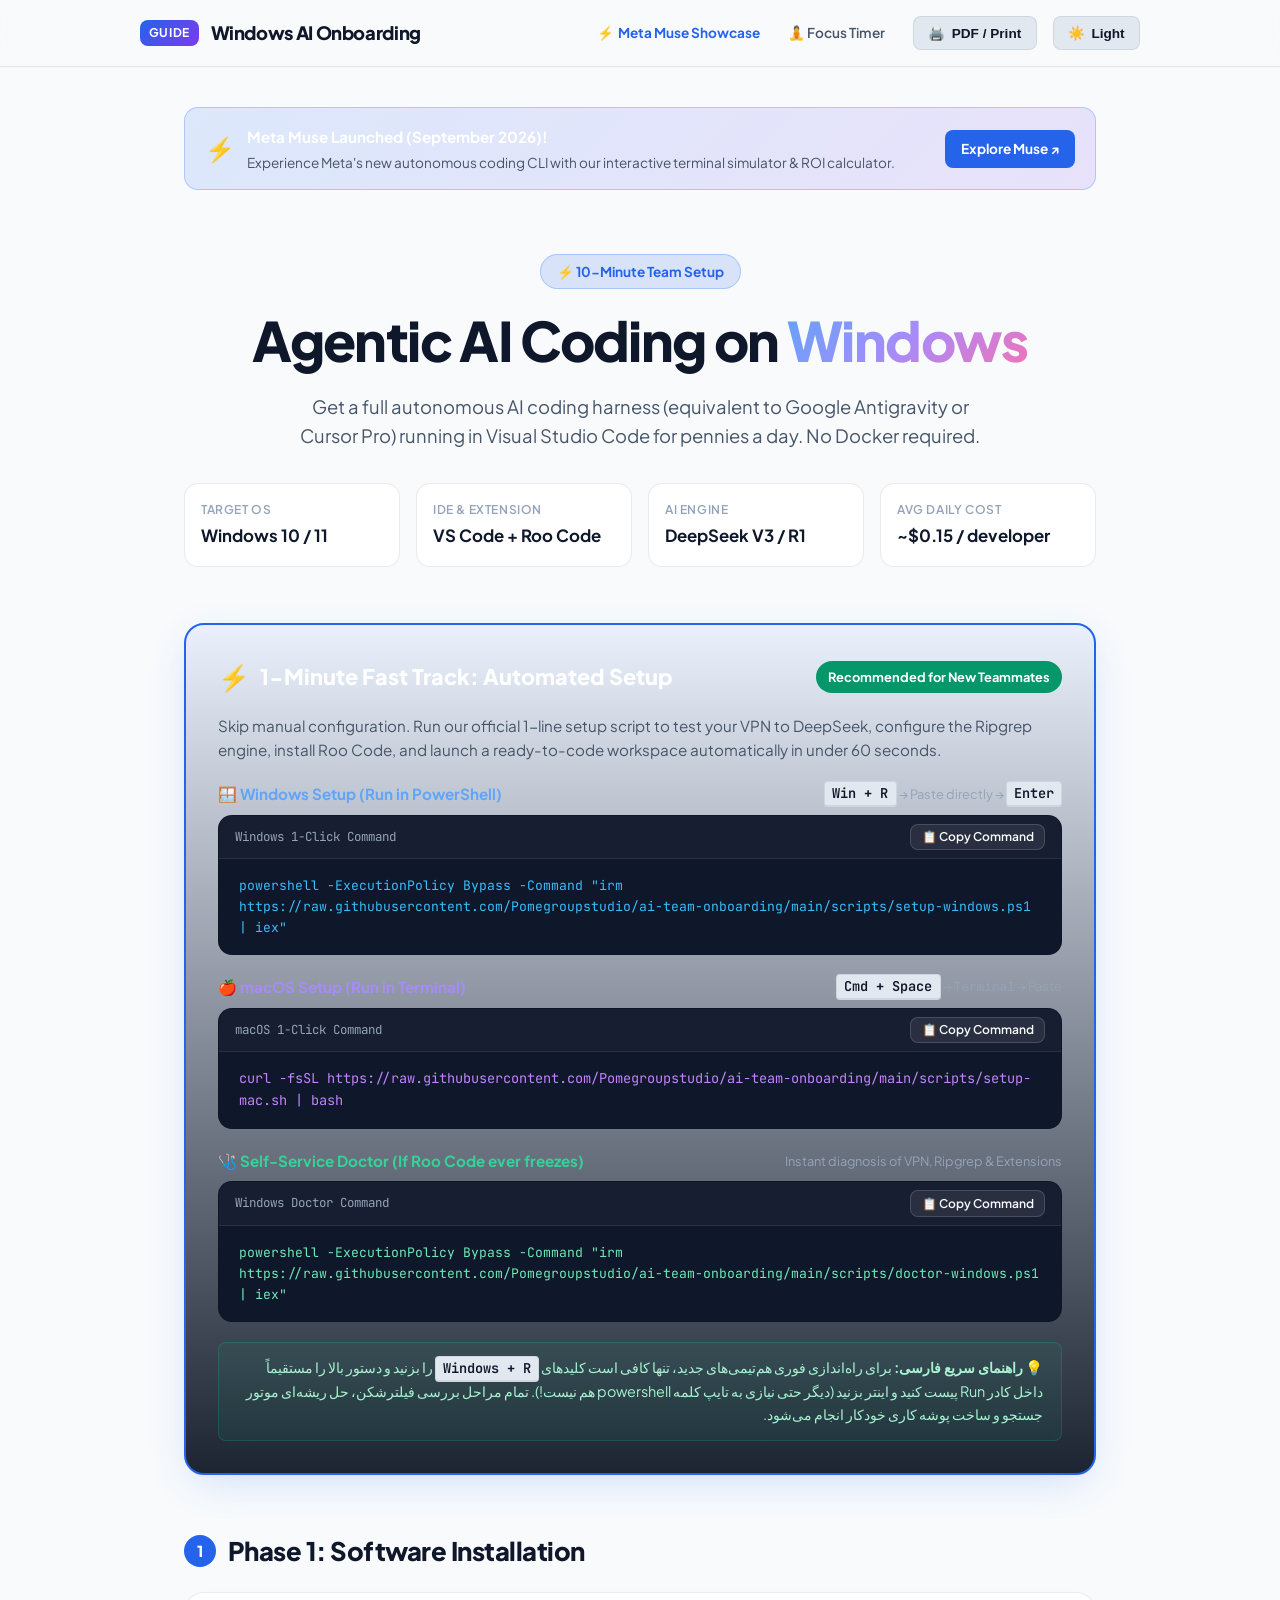
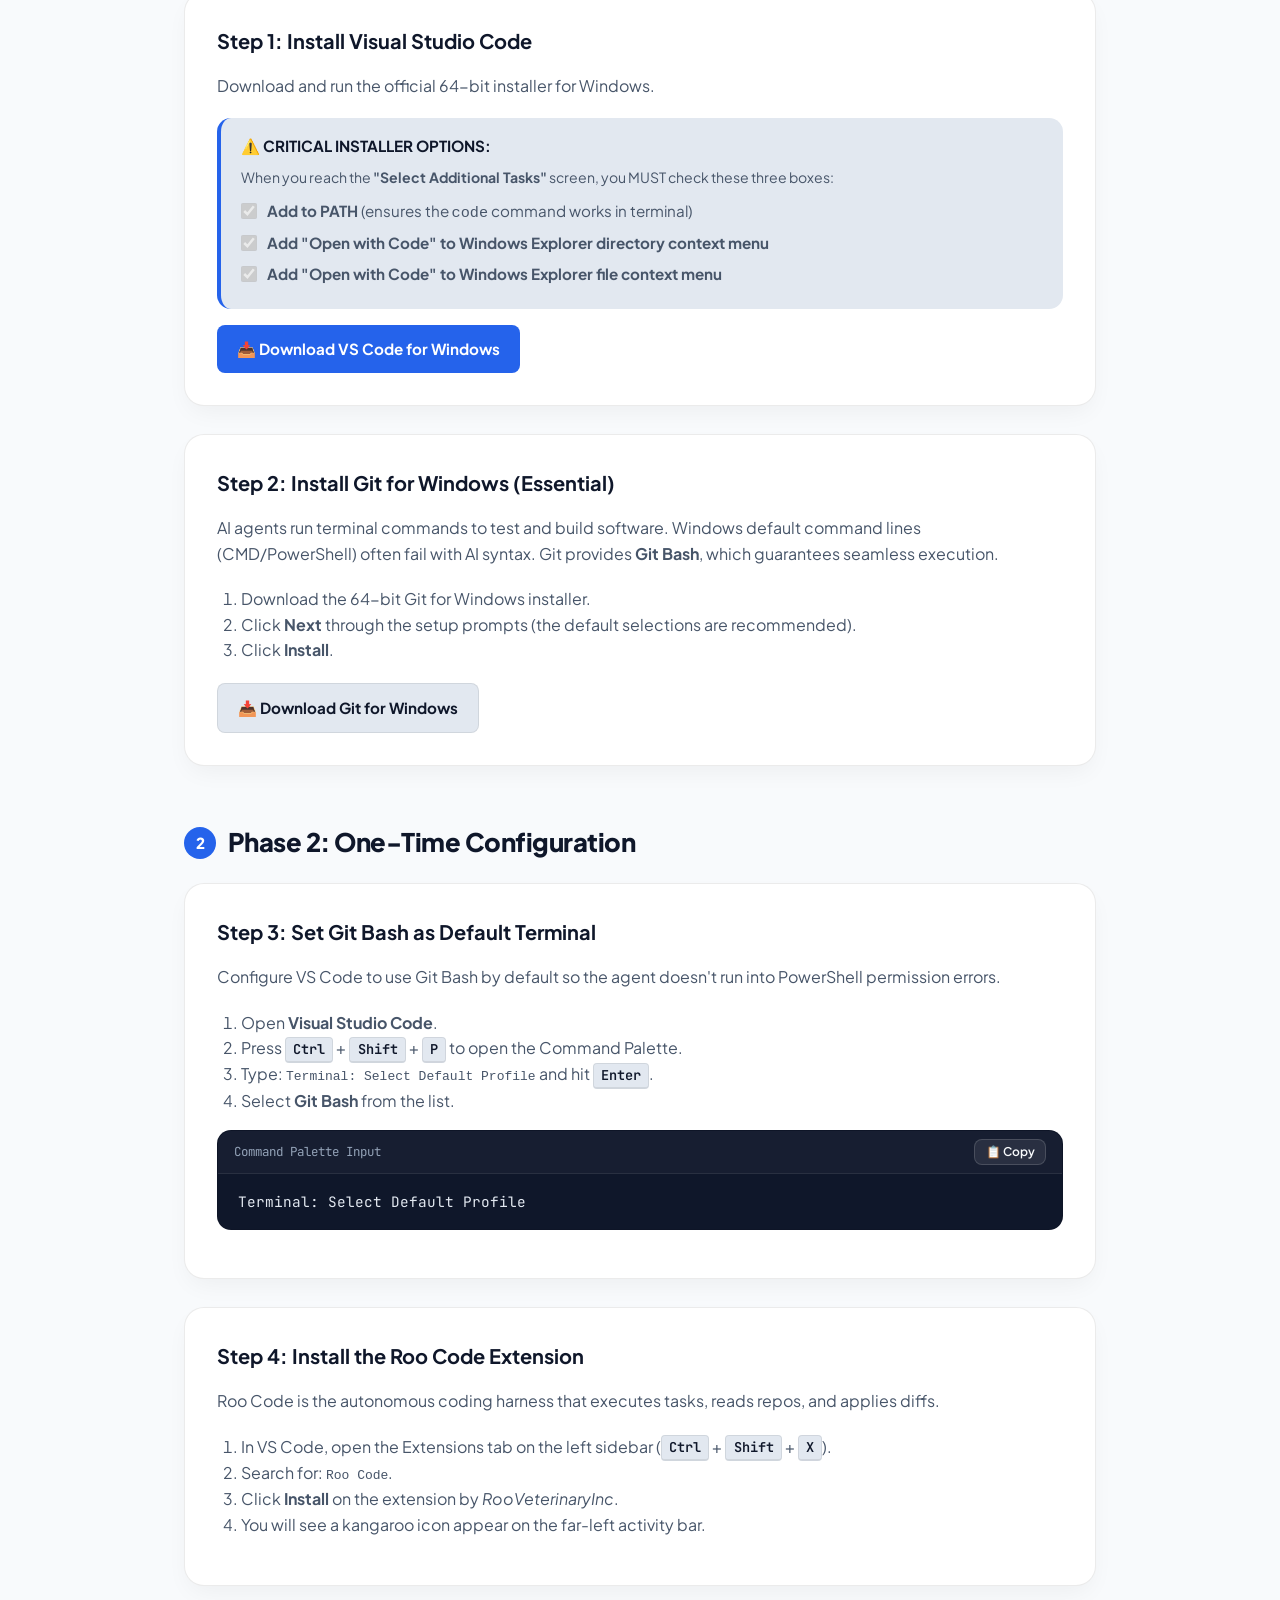
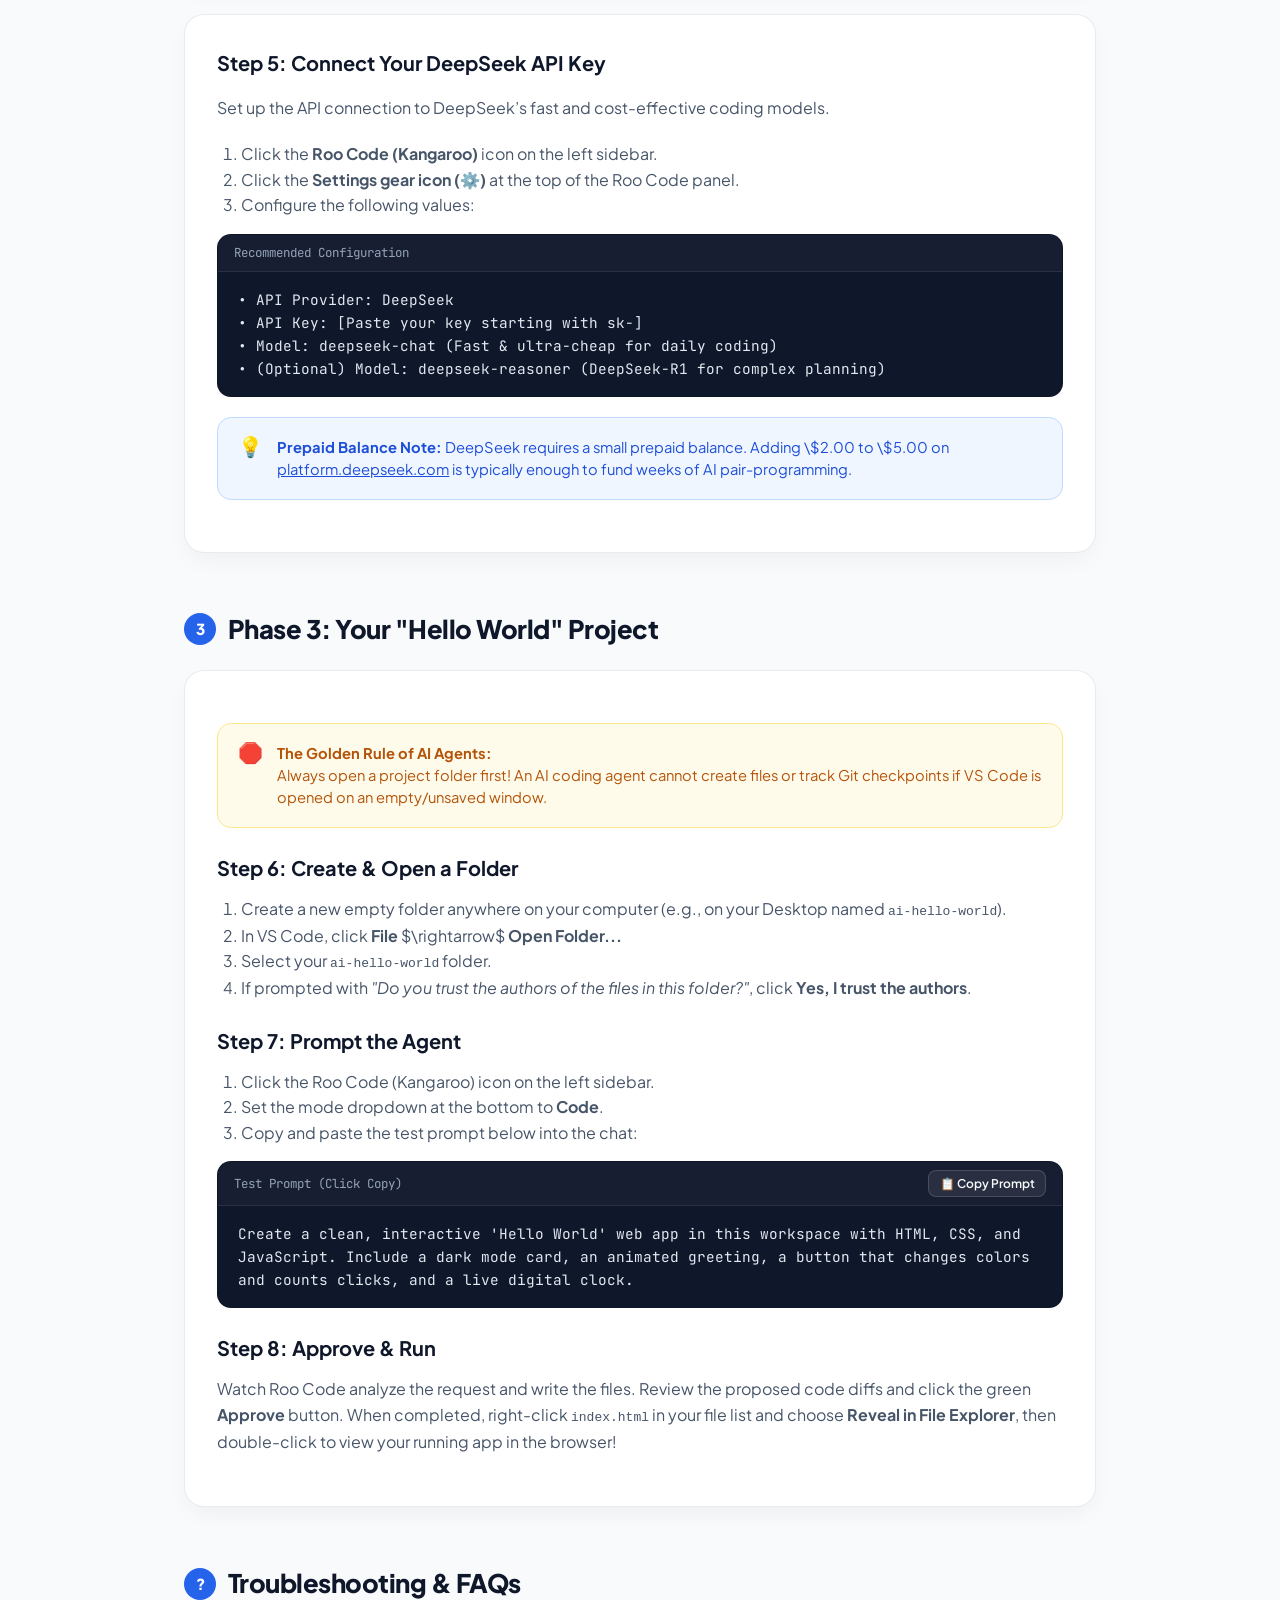
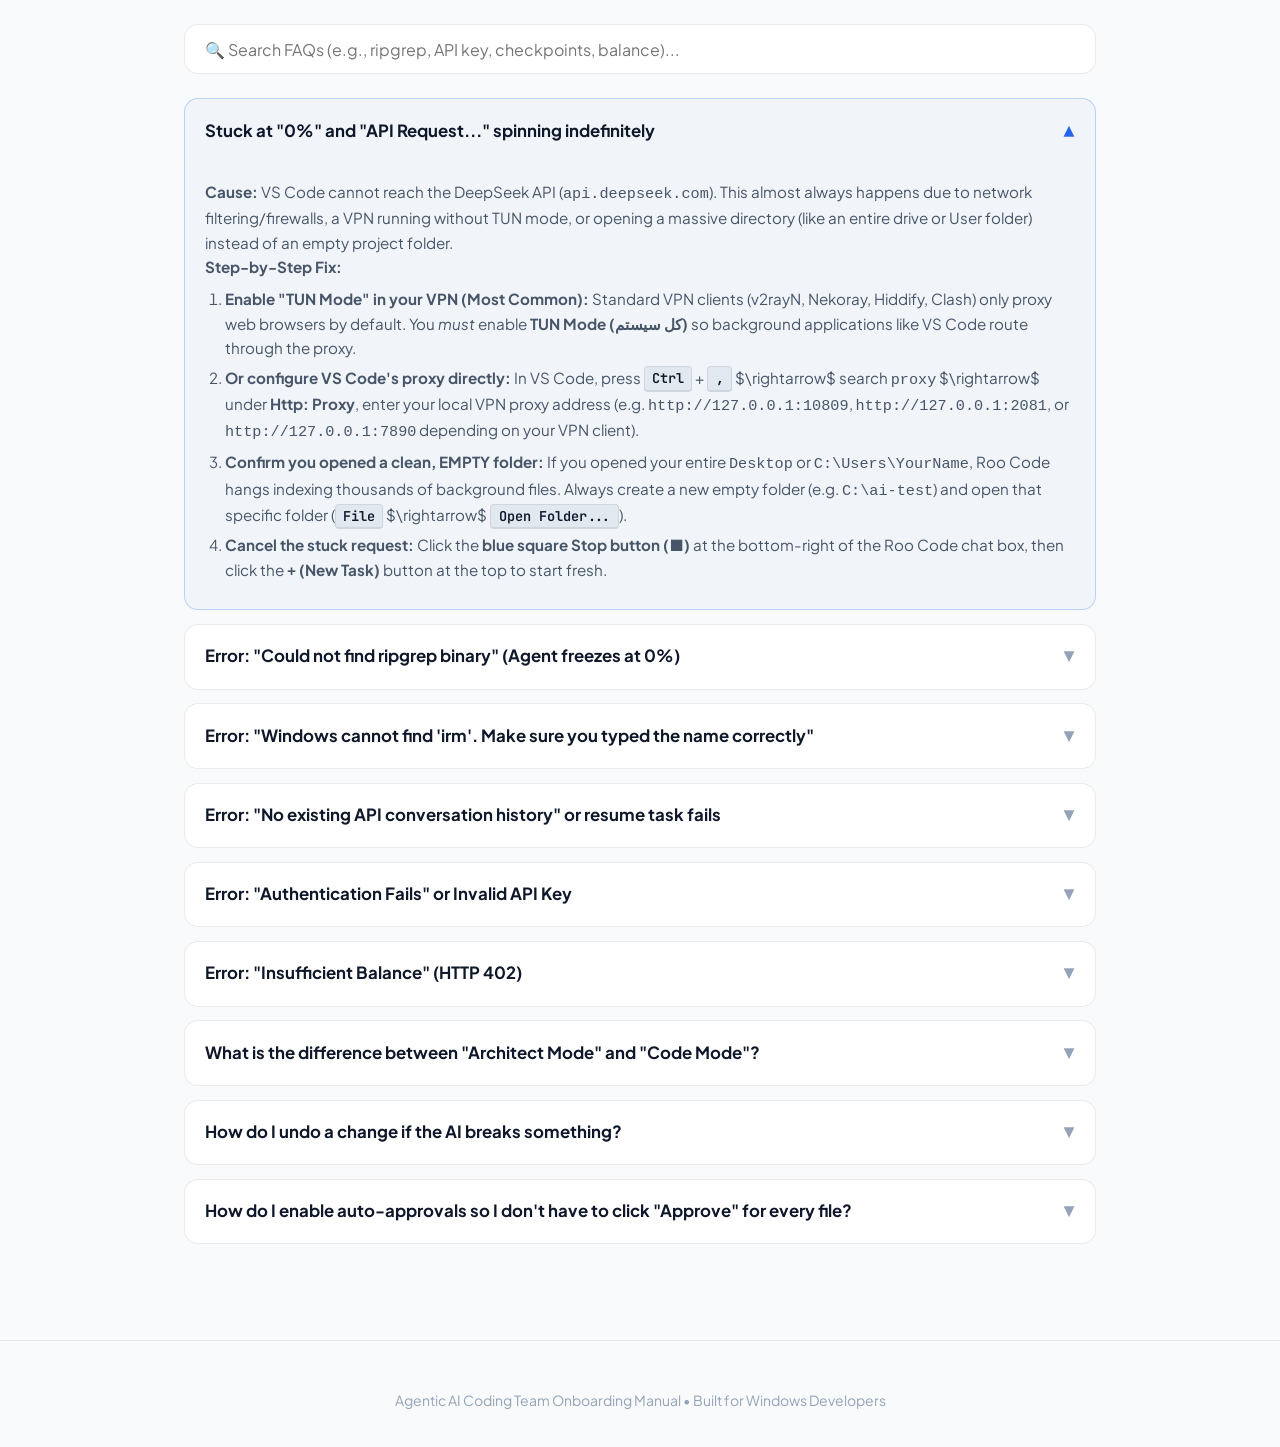
<file: index.html>
<!DOCTYPE html>
<html lang="en">
<head>
  <meta charset="UTF-8" />
  <meta name="viewport" content="width=device-width, initial-scale=1.0" />
  <title>Agentic AI Onboarding Guide for Windows | Team Manual</title>
  <meta name="description" content="Step-by-step onboarding guide for Windows users to set up Visual Studio Code, Roo Code, and DeepSeek for agentic AI coding." />
  <link rel="preconnect" href="https://fonts.googleapis.com">
  <link rel="preconnect" href="https://fonts.gstatic.com" crossorigin>
  <link href="https://fonts.googleapis.com/css2?family=Plus+Jakarta+Sans:wght@400;500;600;700;800&family=JetBrains+Mono:wght@400;500;600&display=swap" rel="stylesheet">
  <style>
    :root {
      --bg: #090d16;
      --bg-card: #111827;
      --bg-card-hover: #172033;
      --bg-subtle: #1e293b;
      --border: rgba(255, 255, 255, 0.08);
      --border-accent: rgba(59, 130, 246, 0.3);
      --text: #f1f5f9;
      --text-muted: #94a3b8;
      --text-dim: #64748b;
      --primary: #3b82f6;
      --primary-glow: rgba(59, 130, 246, 0.2);
      --success: #10b981;
      --success-glow: rgba(16, 185, 129, 0.15);
      --warning: #f59e0b;
      --warning-glow: rgba(245, 158, 11, 0.15);
      --purple: #8b5cf6;
      --radius-sm: 8px;
      --radius-md: 14px;
      --radius-lg: 20px;
      --shadow-card: 0 10px 30px -10px rgba(0, 0, 0, 0.5);
    }

    [data-theme="light"] {
      --bg: #f8fafc;
      --bg-card: #ffffff;
      --bg-card-hover: #f1f5f9;
      --bg-subtle: #e2e8f0;
      --border: rgba(0, 0, 0, 0.08);
      --border-accent: rgba(59, 130, 246, 0.3);
      --text: #0f172a;
      --text-muted: #475569;
      --text-dim: #94a3b8;
      --primary: #2563eb;
      --primary-glow: rgba(37, 99, 235, 0.15);
      --success: #059669;
      --success-glow: rgba(5, 150, 105, 0.15);
      --warning: #d97706;
      --warning-glow: rgba(217, 119, 6, 0.15);
      --purple: #7c3aed;
      --shadow-card: 0 10px 25px -5px rgba(0, 0, 0, 0.05);
    }

    * {
      box-sizing: border-box;
      margin: 0;
      padding: 0;
    }

    body {
      font-family: 'Plus Jakarta Sans', -apple-system, BlinkMacSystemFont, sans-serif;
      background-color: var(--bg);
      color: var(--text);
      line-height: 1.6;
      transition: background-color 0.3s ease, color 0.3s ease;
      -webkit-font-smoothing: antialiased;
    }

    header.top-nav {
      position: sticky;
      top: 0;
      z-index: 50;
      backdrop-filter: blur(16px);
      -webkit-backdrop-filter: blur(16px);
      background-color: rgba(9, 13, 22, 0.8);
      border-bottom: 1px solid var(--border);
      padding: 1rem 1.5rem;
    }

    [data-theme="light"] header.top-nav {
      background-color: rgba(248, 250, 252, 0.85);
    }

    .nav-container {
      max-width: 1000px;
      margin: 0 auto;
      display: flex;
      justify-content: space-between;
      align-items: center;
    }

    .brand {
      display: flex;
      align-items: center;
      gap: 0.75rem;
      font-weight: 800;
      font-size: 1.15rem;
      letter-spacing: -0.02em;
    }

    .brand-badge {
      background: linear-gradient(135deg, var(--primary), var(--purple));
      color: white;
      padding: 0.2rem 0.55rem;
      border-radius: var(--radius-sm);
      font-size: 0.75rem;
      font-weight: 700;
      text-transform: uppercase;
      letter-spacing: 0.05em;
    }

    .nav-controls {
      display: flex;
      align-items: center;
      gap: 1rem;
    }

    .theme-toggle, .btn-print {
      background: var(--bg-subtle);
      border: 1px solid var(--border);
      color: var(--text);
      padding: 0.5rem 0.9rem;
      border-radius: var(--radius-sm);
      font-size: 0.85rem;
      font-weight: 600;
      cursor: pointer;
      display: inline-flex;
      align-items: center;
      gap: 0.4rem;
      transition: all 0.2s;
    }

    .theme-toggle:hover, .btn-print:hover {
      background: var(--bg-card-hover);
      border-color: var(--primary);
    }

    .container {
      max-width: 960px;
      margin: 0 auto;
      padding: 2.5rem 1.5rem 6rem;
    }

    .hero {
      text-align: center;
      padding: 2rem 0 3.5rem;
    }

    .hero-pill {
      display: inline-flex;
      align-items: center;
      gap: 0.5rem;
      background: var(--primary-glow);
      border: 1px solid var(--border-accent);
      color: var(--primary);
      padding: 0.35rem 1rem;
      border-radius: 9999px;
      font-size: 0.85rem;
      font-weight: 700;
      margin-bottom: 1.25rem;
    }

    .hero h1 {
      font-size: clamp(2.2rem, 5vw, 3.4rem);
      font-weight: 800;
      letter-spacing: -0.03em;
      line-height: 1.15;
      margin-bottom: 1.25rem;
    }

    .gradient-text {
      background: linear-gradient(135deg, #60a5fa 0%, #a78bfa 50%, #f472b6 100%);
      -webkit-background-clip: text;
      -webkit-text-fill-color: transparent;
    }

    .hero p {
      font-size: 1.15rem;
      color: var(--text-muted);
      max-width: 680px;
      margin: 0 auto 2rem;
    }

    .specs-grid {
      display: grid;
      grid-template-columns: repeat(auto-fit, minmax(170px, 1fr));
      gap: 1rem;
      margin-top: 1.5rem;
    }

    .spec-card {
      background: var(--bg-card);
      border: 1px solid var(--border);
      border-radius: var(--radius-md);
      padding: 1rem;
      text-align: left;
    }

    .spec-label {
      font-size: 0.75rem;
      font-weight: 600;
      color: var(--text-dim);
      text-transform: uppercase;
      letter-spacing: 0.05em;
    }

    .spec-value {
      font-size: 1.05rem;
      font-weight: 700;
      color: var(--text);
      margin-top: 0.25rem;
    }

    .section-title {
      font-size: 1.6rem;
      font-weight: 800;
      letter-spacing: -0.02em;
      margin: 3.5rem 0 1.25rem;
      display: flex;
      align-items: center;
      gap: 0.75rem;
    }

    .step-badge {
      display: inline-flex;
      align-items: center;
      justify-content: center;
      width: 32px;
      height: 32px;
      background: var(--primary);
      color: white;
      border-radius: 50%;
      font-size: 0.95rem;
      font-weight: 800;
    }

    .card {
      background: var(--bg-card);
      border: 1px solid var(--border);
      border-radius: var(--radius-lg);
      padding: 2rem;
      margin-bottom: 1.75rem;
      box-shadow: var(--shadow-card);
      transition: border-color 0.2s;
    }

    .card:hover {
      border-color: rgba(255, 255, 255, 0.15);
    }

    [data-theme="light"] .card:hover {
      border-color: rgba(0, 0, 0, 0.15);
    }

    .card-header {
      display: flex;
      justify-content: space-between;
      align-items: flex-start;
      margin-bottom: 1rem;
    }

    .card-title {
      font-size: 1.25rem;
      font-weight: 700;
    }

    .card p {
      color: var(--text-muted);
      margin-bottom: 1.25rem;
    }

    .checklist-box {
      background: var(--bg-subtle);
      border-radius: var(--radius-md);
      padding: 1rem 1.25rem;
      margin: 1rem 0;
      border-left: 4px solid var(--primary);
    }

    .checklist-title {
      font-weight: 700;
      font-size: 0.95rem;
      margin-bottom: 0.5rem;
      color: var(--text);
    }

    .check-item {
      display: flex;
      align-items: flex-start;
      gap: 0.6rem;
      margin: 0.4rem 0;
      font-size: 0.95rem;
      color: var(--text-muted);
    }

    .check-item input[type="checkbox"] {
      margin-top: 0.25rem;
      accent-color: var(--primary);
      width: 16px;
      height: 16px;
      cursor: pointer;
    }

    .alert {
      border-radius: var(--radius-md);
      padding: 1.15rem 1.25rem;
      margin: 1.25rem 0;
      display: flex;
      gap: 0.9rem;
      font-size: 0.92rem;
      line-height: 1.5;
    }

    .alert-warning {
      background: var(--warning-glow);
      border: 1px solid rgba(245, 158, 11, 0.3);
      color: #fbbf24;
    }

    [data-theme="light"] .alert-warning {
      color: #b45309;
      background: #fffbeb;
      border-color: #fde68a;
    }

    .alert-info {
      background: var(--primary-glow);
      border: 1px solid var(--border-accent);
      color: #93c5fd;
    }

    [data-theme="light"] .alert-info {
      color: #1d4ed8;
      background: #eff6ff;
      border-color: #bfdbfe;
    }

    .alert-icon {
      font-size: 1.25rem;
      line-height: 1;
    }

    .btn {
      display: inline-flex;
      align-items: center;
      gap: 0.5rem;
      background: var(--primary);
      color: white;
      text-decoration: none;
      font-weight: 700;
      font-size: 0.95rem;
      padding: 0.75rem 1.25rem;
      border-radius: var(--radius-sm);
      transition: all 0.2s;
      border: none;
      cursor: pointer;
    }

    .btn:hover {
      filter: brightness(1.15);
      transform: translateY(-1px);
    }

    .btn-secondary {
      background: var(--bg-subtle);
      color: var(--text);
      border: 1px solid var(--border);
    }

    .btn-secondary:hover {
      background: var(--bg-card-hover);
      border-color: var(--primary);
    }

    .code-block {
      background: #020617;
      border: 1px solid var(--border);
      border-radius: var(--radius-md);
      margin: 1rem 0;
      overflow: hidden;
    }

    [data-theme="light"] .code-block {
      background: #0f172a;
      color: #f8fafc;
    }

    .code-header {
      display: flex;
      justify-content: space-between;
      align-items: center;
      padding: 0.5rem 1rem;
      background: rgba(255, 255, 255, 0.03);
      border-bottom: 1px solid rgba(255, 255, 255, 0.08);
      font-family: 'JetBrains Mono', monospace;
      font-size: 0.78rem;
      color: #94a3b8;
    }

    .code-content {
      padding: 1rem 1.25rem;
      font-family: 'JetBrains Mono', monospace;
      font-size: 0.9rem;
      overflow-x: auto;
      color: #e2e8f0;
      white-space: pre-wrap;
      word-break: break-word;
    }

    .btn-copy {
      background: rgba(255, 255, 255, 0.08);
      border: 1px solid rgba(255, 255, 255, 0.15);
      color: #f8fafc;
      padding: 0.3rem 0.65rem;
      border-radius: var(--radius-sm);
      font-size: 0.75rem;
      font-family: 'Plus Jakarta Sans', sans-serif;
      font-weight: 600;
      cursor: pointer;
      display: inline-flex;
      align-items: center;
      gap: 0.35rem;
      transition: all 0.2s;
    }

    .btn-copy:hover {
      background: rgba(255, 255, 255, 0.18);
    }

    .btn-copy.copied {
      background: var(--success);
      color: white;
      border-color: var(--success);
    }

    kbd {
      background: var(--bg-subtle);
      border: 1px solid var(--border);
      border-bottom: 2px solid var(--border);
      padding: 0.15rem 0.45rem;
      border-radius: 4px;
      font-family: 'JetBrains Mono', monospace;
      font-size: 0.85rem;
      font-weight: 600;
      color: var(--text);
    }

    .faq-search-wrapper {
      margin-bottom: 1.5rem;
    }

    .faq-search-input {
      width: 100%;
      background: var(--bg-card);
      border: 1px solid var(--border);
      border-radius: var(--radius-md);
      padding: 0.85rem 1.25rem;
      color: var(--text);
      font-size: 1rem;
      font-family: inherit;
      outline: none;
      transition: border-color 0.2s;
    }

    .faq-search-input:focus {
      border-color: var(--primary);
    }

    .faq-group {
      display: flex;
      flex-direction: column;
      gap: 0.85rem;
    }

    details.faq-item {
      background: var(--bg-card);
      border: 1px solid var(--border);
      border-radius: var(--radius-md);
      overflow: hidden;
      transition: border-color 0.2s, background-color 0.2s;
    }

    details.faq-item[open] {
      border-color: var(--border-accent);
      background: var(--bg-card-hover);
    }

    details.faq-item summary {
      padding: 1.15rem 1.25rem;
      font-weight: 700;
      font-size: 1.05rem;
      cursor: pointer;
      list-style: none;
      display: flex;
      justify-content: space-between;
      align-items: center;
      user-select: none;
    }

    details.faq-item summary::-webkit-details-marker {
      display: none;
    }

    .faq-chevron {
      transition: transform 0.2s ease;
      font-size: 0.9rem;
      color: var(--text-dim);
    }

    details.faq-item[open] .faq-chevron {
      transform: rotate(180deg);
      color: var(--primary);
    }

    .faq-body {
      padding: 0 1.25rem 1.25rem;
      color: var(--text-muted);
      font-size: 0.95rem;
      border-top: 1px solid rgba(255, 255, 255, 0.05);
      padding-top: 1rem;
    }

    .faq-body ol, .faq-body ul {
      margin-left: 1.25rem;
      margin-top: 0.5rem;
    }

    .faq-body li {
      margin-bottom: 0.35rem;
    }

    footer.site-footer {
      text-align: center;
      padding: 3rem 0;
      border-top: 1px solid var(--border);
      color: var(--text-dim);
      font-size: 0.875rem;
    }

    @media print {
      body { background: #fff; color: #000; }
      header.top-nav, .theme-toggle, .btn-print, .btn-copy, .faq-search-wrapper { display: none; }
      .card { box-shadow: none; border: 1px solid #ccc; page-break-inside: avoid; }
      details.faq-item { border: 1px solid #ccc; }
      details.faq-item[open] { background: none; }
      .faq-body { display: block !important; }
    }
  </style>
</head>
<body>

  <!-- Navigation Bar -->
  <header class="top-nav">
    <div class="nav-container">
      <div class="brand">
        <span class="brand-badge">Guide</span>
        <span>Windows AI Onboarding</span>
      </div>
      <div class="nav-controls">
        <a href="muse-showcase.html" style="color: var(--primary); text-decoration: none; font-size: 0.85rem; font-weight: 700; margin-right: 12px; display: inline-flex; align-items: center; gap: 4px;">
          ⚡ <span>Meta Muse Showcase</span>
        </a>
        <a href="pomodoro.html" style="color: var(--text-muted); text-decoration: none; font-size: 0.85rem; font-weight: 600; margin-right: 12px;">
          🧘 <span>Focus Timer</span>
        </a>
        <button class="btn-print" onclick="window.print()" title="Print or Save as PDF">
          🖨️ <span>PDF / Print</span>
        </button>
        <button class="theme-toggle" id="themeToggle" title="Toggle Light/Dark Mode">
          🌙 <span id="themeText">Dark</span>
        </button>
      </div>
    </div>
  </header>

  <main class="container">
    
    <!-- Meta Muse Release Banner -->
    <aside style="background: linear-gradient(135deg, rgba(59, 130, 246, 0.15) 0%, rgba(139, 92, 246, 0.15) 100%); border: 1px solid var(--border-accent); border-radius: var(--radius-md); padding: 1rem 1.25rem; margin-bottom: 2rem; display: flex; align-items: center; justify-content: space-between; flex-wrap: wrap; gap: 1rem;">
      <div style="display: flex; align-items: center; gap: 0.75rem;">
        <span style="font-size: 1.5rem;">⚡</span>
        <div>
          <strong style="color: #fff; font-size: 0.95rem;">Meta Muse Launched (September 2026)!</strong>
          <p style="color: var(--text-muted); font-size: 0.85rem; margin-top: 2px;">Experience Meta's new autonomous coding CLI with our interactive terminal simulator & ROI calculator.</p>
        </div>
      </div>
      <a href="muse-showcase.html" class="btn" style="padding: 0.5rem 1rem; font-size: 0.85rem; background: var(--primary); color: #fff; text-decoration: none; border-radius: var(--radius-sm); font-weight: 700;">
        Explore Muse ↗
      </a>
    </aside>

    <!-- Hero Header -->
    <section class="hero">
      <div class="hero-pill">⚡ 10-Minute Team Setup</div>
      <h1>Agentic AI Coding on <span class="gradient-text">Windows</span></h1>
      <p>
        Get a full autonomous AI coding harness (equivalent to Google Antigravity or Cursor Pro) running in Visual Studio Code for pennies a day. No Docker required.
      </p>

      <div class="specs-grid">
        <div class="spec-card">
          <div class="spec-label">Target OS</div>
          <div class="spec-value">Windows 10 / 11</div>
        </div>
        <div class="spec-card">
          <div class="spec-label">IDE & Extension</div>
          <div class="spec-value">VS Code + Roo Code</div>
        </div>
        <div class="spec-card">
          <div class="spec-label">AI Engine</div>
          <div class="spec-value">DeepSeek V3 / R1</div>
        </div>
        <div class="spec-card">
          <div class="spec-label">Avg Daily Cost</div>
          <div class="spec-value">~$0.15 / developer</div>
        </div>
      </div>
    </section>


    <!-- 1-Minute Automated Fast Track (Recommended) -->
    <div class="card" style="border: 2px solid var(--primary); background: linear-gradient(180deg, rgba(59, 130, 246, 0.08) 0%, rgba(17, 24, 39, 0.95) 100%); margin-bottom: 2.5rem; box-shadow: 0 12px 40px -10px rgba(59, 130, 246, 0.25);">
      <div style="display: flex; align-items: center; justify-content: space-between; flex-wrap: wrap; gap: 0.75rem; margin-bottom: 1rem;">
        <div style="display: flex; align-items: center; gap: 0.6rem;">
          <span style="font-size: 1.6rem;">⚡</span>
          <h2 style="font-size: 1.35rem; font-weight: 800; margin: 0; color: #fff;">1-Minute Fast Track: Automated Setup</h2>
        </div>
        <span style="background: var(--success); color: #fff; padding: 0.35rem 0.75rem; border-radius: 999px; font-weight: 700; font-size: 0.8rem;">Recommended for New Teammates</span>
      </div>

      <p style="color: var(--text-muted); font-size: 0.95rem; margin-bottom: 1.25rem;">
        Skip manual configuration. Run our official 1-line setup script to test your VPN to DeepSeek, configure the Ripgrep engine, install Roo Code, and launch a ready-to-code workspace automatically in under 60 seconds.
      </p>

      <!-- Windows Fast Track -->
      <div style="margin-bottom: 1.25rem;">
        <div style="display: flex; justify-content: space-between; align-items: center; margin-bottom: 0.5rem; flex-wrap: wrap; gap: 0.5rem;">
          <span style="font-weight: 700; font-size: 0.95rem; color: #60a5fa;">🪟 Windows Setup (Run in PowerShell)</span>
          <span style="font-size: 0.8rem; color: var(--text-dim);"><kbd>Win + R</kbd> &rarr; Paste directly &rarr; <kbd>Enter</kbd></span>
        </div>
        <div class="code-block" style="margin: 0;">
          <div class="code-header">
            <span>Windows 1-Click Command</span>
            <button class="btn-copy" onclick="copyText(this, &quot;powershell -ExecutionPolicy Bypass -Command \&quot;irm https://raw.githubusercontent.com/Pomegroupstudio/ai-team-onboarding/main/scripts/setup-windows.ps1 | iex\&quot;&quot;)">📋 Copy Command</button>
          </div>
          <div class="code-content" style="color: #38bdf8; font-size: 0.82rem;">powershell -ExecutionPolicy Bypass -Command "irm https://raw.githubusercontent.com/Pomegroupstudio/ai-team-onboarding/main/scripts/setup-windows.ps1 | iex"</div>
        </div>
      </div>

      <!-- macOS Fast Track -->
      <div style="margin-bottom: 1.25rem;">
        <div style="display: flex; justify-content: space-between; align-items: center; margin-bottom: 0.5rem; flex-wrap: wrap; gap: 0.5rem;">
          <span style="font-weight: 700; font-size: 0.95rem; color: #a78bfa;">🍎 macOS Setup (Run in Terminal)</span>
          <span style="font-size: 0.8rem; color: var(--text-dim);"><kbd>Cmd + Space</kbd> &rarr; <code>Terminal</code> &rarr; Paste</span>
        </div>
        <div class="code-block" style="margin: 0;">
          <div class="code-header">
            <span>macOS 1-Click Command</span>
            <button class="btn-copy" onclick="copyText(this, &quot;curl -fsSL https://raw.githubusercontent.com/Pomegroupstudio/ai-team-onboarding/main/scripts/setup-mac.sh | bash&quot;)">📋 Copy Command</button>
          </div>
          <div class="code-content" style="color: #c084fc; font-size: 0.85rem;">curl -fsSL https://raw.githubusercontent.com/Pomegroupstudio/ai-team-onboarding/main/scripts/setup-mac.sh | bash</div>
        </div>
      </div>

      <!-- Diagnostic Doctor -->
      <div style="margin-bottom: 1.25rem;">
        <div style="display: flex; justify-content: space-between; align-items: center; margin-bottom: 0.5rem; flex-wrap: wrap; gap: 0.5rem;">
          <span style="font-weight: 700; font-size: 0.95rem; color: #34d399;">🩺 Self-Service Doctor (If Roo Code ever freezes)</span>
          <span style="font-size: 0.8rem; color: var(--text-dim);">Instant diagnosis of VPN, Ripgrep & Extensions</span>
        </div>
        <div class="code-block" style="margin: 0;">
          <div class="code-header">
            <span>Windows Doctor Command</span>
            <button class="btn-copy" onclick="copyText(this, &quot;powershell -ExecutionPolicy Bypass -Command \&quot;irm https://raw.githubusercontent.com/Pomegroupstudio/ai-team-onboarding/main/scripts/doctor-windows.ps1 | iex\&quot;&quot;)">📋 Copy Command</button>
          </div>
          <div class="code-content" style="color: #6ee7b7; font-size: 0.82rem;">powershell -ExecutionPolicy Bypass -Command "irm https://raw.githubusercontent.com/Pomegroupstudio/ai-team-onboarding/main/scripts/doctor-windows.ps1 | iex"</div>
        </div>
      </div>

      <!-- Persian Instructions Box -->
      <div style="background: rgba(16, 185, 129, 0.08); border: 1px solid rgba(16, 185, 129, 0.25); border-radius: var(--radius-sm); padding: 0.85rem 1.1rem; font-size: 0.9rem; color: #a7f3d0; line-height: 1.6; direction: rtl; text-align: right;">
        💡 <strong>راهنمای سریع فارسی:</strong> برای راه‌اندازی فوری هم‌تیمی‌های جدید، تنها کافی است کلید‌های <kbd>Windows + R</kbd> را بزنید و دستور بالا را مستقیماً داخل کادر Run پیست کنید و اینتر بزنید (دیگر حتی نیازی به تایپ کلمه powershell هم نیست!). تمام مراحل بررسی فیلترشکن، حل ریشه‌ای موتور جستجو و ساخت پوشه کاری خودکار انجام می‌شود.
      </div>
    </div>

    <!-- Phase 1: Prerequisites -->
    <h2 class="section-title">
      <span class="step-badge">1</span> Phase 1: Software Installation
    </h2>

    <div class="card">
      <div class="card-header">
        <div class="card-title">Step 1: Install Visual Studio Code</div>
      </div>
      <p>Download and run the official 64-bit installer for Windows.</p>

      <div class="checklist-box">
        <div class="checklist-title">⚠️ CRITICAL INSTALLER OPTIONS:</div>
        <p style="font-size:0.88rem; margin-bottom:0.6rem; color:var(--text-muted)">
          When you reach the <strong>"Select Additional Tasks"</strong> screen, you MUST check these three boxes:
        </p>
        <label class="check-item">
          <input type="checkbox" checked disabled>
          <span><strong>Add to PATH</strong> (ensures the <code>code</code> command works in terminal)</span>
        </label>
        <label class="check-item">
          <input type="checkbox" checked disabled>
          <span><strong>Add "Open with Code" to Windows Explorer directory context menu</strong></span>
        </label>
        <label class="check-item">
          <input type="checkbox" checked disabled>
          <span><strong>Add "Open with Code" to Windows Explorer file context menu</strong></span>
        </label>
      </div>

      <a href="https://code.visualstudio.com/" target="_blank" rel="noopener" class="btn">
        📥 Download VS Code for Windows
      </a>
    </div>

    <div class="card">
      <div class="card-header">
        <div class="card-title">Step 2: Install Git for Windows (Essential)</div>
      </div>
      <p>
        AI agents run terminal commands to test and build software. Windows default command lines (CMD/PowerShell) often fail with AI syntax. Git provides <strong>Git Bash</strong>, which guarantees seamless execution.
      </p>

      <ol style="margin-left:1.5rem; color:var(--text-muted); margin-bottom:1.25rem;">
        <li>Download the 64-bit Git for Windows installer.</li>
        <li>Click <strong>Next</strong> through the setup prompts (the default selections are recommended).</li>
        <li>Click <strong>Install</strong>.</li>
      </ol>

      <a href="https://git-scm.com/download/win" target="_blank" rel="noopener" class="btn btn-secondary">
        📥 Download Git for Windows
      </a>
    </div>

    <!-- Phase 2: Configuration -->
    <h2 class="section-title">
      <span class="step-badge">2</span> Phase 2: One-Time Configuration
    </h2>

    <div class="card">
      <div class="card-header">
        <div class="card-title">Step 3: Set Git Bash as Default Terminal</div>
      </div>
      <p>Configure VS Code to use Git Bash by default so the agent doesn't run into PowerShell permission errors.</p>

      <ol style="margin-left:1.5rem; color:var(--text-muted); margin-bottom:1rem;">
        <li>Open <strong>Visual Studio Code</strong>.</li>
        <li>Press <kbd>Ctrl</kbd> + <kbd>Shift</kbd> + <kbd>P</kbd> to open the Command Palette.</li>
        <li>Type: <code>Terminal: Select Default Profile</code> and hit <kbd>Enter</kbd>.</li>
        <li>Select <strong>Git Bash</strong> from the list.</li>
      </ol>

      <div class="code-block">
        <div class="code-header">
          <span>Command Palette Input</span>
          <button class="btn-copy" onclick="copyText(this, 'Terminal: Select Default Profile')">📋 Copy</button>
        </div>
        <div class="code-content">Terminal: Select Default Profile</div>
      </div>
    </div>

    <div class="card">
      <div class="card-header">
        <div class="card-title">Step 4: Install the Roo Code Extension</div>
      </div>
      <p>Roo Code is the autonomous coding harness that executes tasks, reads repos, and applies diffs.</p>

      <ol style="margin-left:1.5rem; color:var(--text-muted); margin-bottom:1rem;">
        <li>In VS Code, open the Extensions tab on the left sidebar (<kbd>Ctrl</kbd> + <kbd>Shift</kbd> + <kbd>X</kbd>).</li>
        <li>Search for: <code>Roo Code</code>.</li>
        <li>Click <strong>Install</strong> on the extension by <em>RooVeterinaryInc</em>.</li>
        <li>You will see a kangaroo icon appear on the far-left activity bar.</li>
      </ol>
    </div>

    <div class="card">
      <div class="card-header">
        <div class="card-title">Step 5: Connect Your DeepSeek API Key</div>
      </div>
      <p>Set up the API connection to DeepSeek’s fast and cost-effective coding models.</p>

      <ol style="margin-left:1.5rem; color:var(--text-muted); margin-bottom:1rem;">
        <li>Click the <strong>Roo Code (Kangaroo)</strong> icon on the left sidebar.</li>
        <li>Click the <strong>Settings gear icon (⚙️)</strong> at the top of the Roo Code panel.</li>
        <li>Configure the following values:</li>
      </ol>

      <div class="code-block">
        <div class="code-header">
          <span>Recommended Configuration</span>
        </div>
        <div class="code-content">• API Provider: DeepSeek
• API Key: [Paste your key starting with sk-]
• Model: deepseek-chat (Fast & ultra-cheap for daily coding)
• (Optional) Model: deepseek-reasoner (DeepSeek-R1 for complex planning)</div>
      </div>

      <div class="alert alert-info">
        <span class="alert-icon">💡</span>
        <div>
          <strong>Prepaid Balance Note:</strong> DeepSeek requires a small prepaid balance. Adding \$2.00 to \$5.00 on <a href="https://platform.deepseek.com" target="_blank" style="color:inherit; text-decoration:underline;">platform.deepseek.com</a> is typically enough to fund weeks of AI pair-programming.
        </div>
      </div>
    </div>

    <!-- Phase 3: First Project -->
    <h2 class="section-title">
      <span class="step-badge">3</span> Phase 3: Your "Hello World" Project
    </h2>

    <div class="card">
      <div class="alert alert-warning">
        <span class="alert-icon">🛑</span>
        <div>
          <strong>The Golden Rule of AI Agents:</strong><br>
          Always open a project folder first! An AI coding agent cannot create files or track Git checkpoints if VS Code is opened on an empty/unsaved window.
        </div>
      </div>

      <div class="card-title" style="margin-top:1.5rem; margin-bottom:0.75rem;">Step 6: Create & Open a Folder</div>
      <ol style="margin-left:1.5rem; color:var(--text-muted); margin-bottom:1.25rem;">
        <li>Create a new empty folder anywhere on your computer (e.g., on your Desktop named <code>ai-hello-world</code>).</li>
        <li>In VS Code, click <strong>File</strong> $\rightarrow$ <strong>Open Folder...</strong></li>
        <li>Select your <code>ai-hello-world</code> folder.</li>
        <li>If prompted with <em>"Do you trust the authors of the files in this folder?"</em>, click <strong>Yes, I trust the authors</strong>.</li>
      </ol>

      <div class="card-title" style="margin-top:1.5rem; margin-bottom:0.75rem;">Step 7: Prompt the Agent</div>
      <ol style="margin-left:1.5rem; color:var(--text-muted); margin-bottom:1rem;">
        <li>Click the Roo Code (Kangaroo) icon on the left sidebar.</li>
        <li>Set the mode dropdown at the bottom to <strong>Code</strong>.</li>
        <li>Copy and paste the test prompt below into the chat:</li>
      </ol>

      <div class="code-block">
        <div class="code-header">
          <span>Test Prompt (Click Copy)</span>
          <button class="btn-copy" onclick="copyText(this, 'Create a clean, interactive \'Hello World\' web app in this workspace with HTML, CSS, and JavaScript. Include a dark mode card, an animated greeting, a button that changes colors and counts clicks, and a live digital clock.')">📋 Copy Prompt</button>
        </div>
        <div class="code-content">Create a clean, interactive 'Hello World' web app in this workspace with HTML, CSS, and JavaScript. Include a dark mode card, an animated greeting, a button that changes colors and counts clicks, and a live digital clock.</div>
      </div>

      <div class="card-title" style="margin-top:1.5rem; margin-bottom:0.75rem;">Step 8: Approve & Run</div>
      <p>
        Watch Roo Code analyze the request and write the files. Review the proposed code diffs and click the green <strong>Approve</strong> button. When completed, right-click <code>index.html</code> in your file list and choose <strong>Reveal in File Explorer</strong>, then double-click to view your running app in the browser!
      </p>
    </div>

    <!-- Phase 4: FAQs -->
    <h2 class="section-title">
      <span class="step-badge">?</span> Troubleshooting & FAQs
    </h2>

    <div class="faq-search-wrapper">
      <input type="text" id="faqSearch" class="faq-search-input" placeholder="🔍 Search FAQs (e.g., ripgrep, API key, checkpoints, balance)..." />
    </div>

    <div class="faq-group" id="faqGroup">

      <details class="faq-item" name="faq" open>
        <summary>
          <span>Stuck at "0%" and "API Request..." spinning indefinitely</span>
          <span class="faq-chevron">▼</span>
        </summary>
        <div class="faq-body">
          <p><strong>Cause:</strong> VS Code cannot reach the DeepSeek API (<code>api.deepseek.com</code>). This almost always happens due to network filtering/firewalls, a VPN running without TUN mode, or opening a massive directory (like an entire drive or User folder) instead of an empty project folder.</p>
          <p><strong>Step-by-Step Fix:</strong></p>
          <ol>
            <li><strong>Enable "TUN Mode" in your VPN (Most Common):</strong> Standard VPN clients (v2rayN, Nekoray, Hiddify, Clash) only proxy web browsers by default. You <em>must</em> enable <strong>TUN Mode (کل سیستم)</strong> so background applications like VS Code route through the proxy.</li>
            <li><strong>Or configure VS Code's proxy directly:</strong> In VS Code, press <kbd>Ctrl</kbd> + <kbd>,</kbd> $\rightarrow$ search <code>proxy</code> $\rightarrow$ under <strong>Http: Proxy</strong>, enter your local VPN proxy address (e.g. <code>http://127.0.0.1:10809</code>, <code>http://127.0.0.1:2081</code>, or <code>http://127.0.0.1:7890</code> depending on your VPN client).</li>
            <li><strong>Confirm you opened a clean, EMPTY folder:</strong> If you opened your entire <code>Desktop</code> or <code>C:\Users\YourName</code>, Roo Code hangs indexing thousands of background files. Always create a new empty folder (e.g. <code>C:\ai-test</code>) and open that specific folder (<kbd>File</kbd> $\rightarrow$ <kbd>Open Folder...</kbd>).</li>
            <li><strong>Cancel the stuck request:</strong> Click the <strong>blue square Stop button (■)</strong> at the bottom-right of the Roo Code chat box, then click the <strong><code>+</code> (New Task)</strong> button at the top to start fresh.</li>
          </ol>
        </div>
      </details>

      <details class="faq-item" name="faq">
        <summary>
          <span>Error: "Could not find ripgrep binary" (Agent freezes at 0%)</span>
          <span class="faq-chevron">▼</span>
        </summary>
        <div class="faq-body">
          <p><strong>Cause:</strong> In recent versions of VS Code, the internal <code>ripgrep</code> (<code>rg.exe</code>) binary was moved to a new subfolder, causing Roo Code to fail finding it and freeze silently at 0%.</p>
          <p><strong>Instant 1-Click Fix for Windows:</strong></p>
          <ol>
            <li>Close VS Code completely.</li>
            <li>Press <kbd>Win</kbd> + <kbd>R</kbd>, type <code>powershell</code>, and press <kbd>Enter</kbd>.</li>
            <li>Paste this command into PowerShell and hit <kbd>Enter</kbd>:</li>
          </ol>
          <div class="code-block" style="margin: 0.75rem 0;">
            <div class="code-header">
              <span>1-Click Automated Repair Command</span>
              <button class="btn-copy" onclick="copyText(this, 'powershell -ExecutionPolicy Bypass -Command \"irm https://raw.githubusercontent.com/Pomegroupstudio/ai-team-onboarding/main/scripts/setup-windows.ps1 | iex\"')">📋 Copy Command</button>
            </div>
            <div class="code-content" style="font-size:0.82rem; color: #38bdf8;">powershell -ExecutionPolicy Bypass -Command "irm https://raw.githubusercontent.com/Pomegroupstudio/ai-team-onboarding/main/scripts/setup-windows.ps1 | iex"</div>
          </div>
          <p style="font-size: 0.88rem; color: var(--text-dim); margin: 0.5rem 0 0.75rem;">
            This automated script detects all VS Code installations, copies <code>rg.exe</code> into all internal unpacked directories, adds it to your permanent User PATH, and verifies execution.
          </p>
          <ol start="4">
            <li>Reopen VS Code, open your project folder, click <strong><code>+</code> (New Task)</strong> in Roo Code, and run your prompt!</li>
          </ol>
        </div>
      </details>

      <details class="faq-item" name="faq">
        <summary>
          <span>Error: "Windows cannot find 'irm'. Make sure you typed the name correctly"</span>
          <span class="faq-chevron">▼</span>
        </summary>
        <div class="faq-body">
          <p><strong>Cause:</strong> You pasted a PowerShell command directly into the Windows <strong>Run</strong> dialog (<kbd>Win</kbd> + <kbd>R</kbd>). The Windows Run box only recognizes program executables (like <code>powershell.exe</code>), not internal PowerShell commands like <code>irm</code>.</p>
          <p><strong>Instant Fix:</strong> Copy and paste this universal command directly into the <kbd>Win</kbd> + <kbd>R</kbd> box instead:</p>
          <div class="code-block" style="margin: 0.75rem 0;">
            <div class="code-header">
              <span>Universal Run Dialog Command</span>
              <button class="btn-copy" onclick="copyText(this, &quot;powershell -ExecutionPolicy Bypass -Command \&quot;irm https://raw.githubusercontent.com/Pomegroupstudio/ai-team-onboarding/main/scripts/setup-windows.ps1 | iex\&quot;&quot;)">📋 Copy Command</button>
            </div>
            <div class="code-content" style="font-size:0.82rem; color: #38bdf8;">powershell -ExecutionPolicy Bypass -Command "irm https://raw.githubusercontent.com/Pomegroupstudio/ai-team-onboarding/main/scripts/setup-windows.ps1 | iex"</div>
          </div>
          <p style="font-size: 0.88rem; color: var(--text-dim); margin-top: 0.25rem;">
            By prefixing with <code>powershell -Command ...</code>, Windows launches PowerShell first, guaranteeing execution directly from the <kbd>Win</kbd> + <kbd>R</kbd> box without errors!
          </p>
        </div>
      </details>

      <details class="faq-item" name="faq">
        <summary>
          <span>Error: "No existing API conversation history" or resume task fails</span>
          <span class="faq-chevron">▼</span>
        </summary>
        <div class="faq-body">
          <p><strong>Cause:</strong> If a task was interrupted or failed before sending its first message, there is no conversation history on disk to resume.</p>
          <p><strong>Fix:</strong> Never click "Resume Task" on a broken/aborted task. Always click the <strong><code>+</code> (New Task)</strong> icon at the top of Roo Code to start fresh.</p>
        </div>
      </details>

      <details class="faq-item" name="faq">
        <summary>
          <span>Error: "Authentication Fails" or Invalid API Key</span>
          <span class="faq-chevron">▼</span>
        </summary>
        <div class="faq-body">
          <p><strong>Fix:</strong></p>
          <ol>
            <li>Click the <strong>Settings (⚙️)</strong> icon at the top of the Roo Code panel.</li>
            <li>Clear the API key field completely.</li>
            <li>Copy your DeepSeek key directly from <a href="https://platform.deepseek.com" target="_blank">platform.deepseek.com</a>.</li>
            <li>Paste it back in, ensuring there are <strong>no accidental spaces</strong> before or after the key.</li>
            <li>Ensure the key begins with <code>sk-</code>.</li>
          </ol>
        </div>
      </details>

      <details class="faq-item" name="faq">
        <summary>
          <span>Error: "Insufficient Balance" (HTTP 402)</span>
          <span class="faq-chevron">▼</span>
        </summary>
        <div class="faq-body">
          <p><strong>Cause:</strong> The DeepSeek API is prepaid. If your balance is \$0.00, it cannot generate completions.</p>
          <p><strong>Fix:</strong> Log in to <a href="https://platform.deepseek.com" target="_blank">platform.deepseek.com</a> $\rightarrow$ Top up $\rightarrow$ add \$2 to \$5. DeepSeek is extremely cheap, and a small deposit typically lasts for weeks of heavy development.</p>
        </div>
      </details>

      <details class="faq-item" name="faq">
        <summary>
          <span>What is the difference between "Architect Mode" and "Code Mode"?</span>
          <span class="faq-chevron">▼</span>
        </summary>
        <div class="faq-body">
          <p><strong>Architect Mode (Planning):</strong> The AI reads your files, investigates dependencies, and creates an implementation plan <em>without touching your code</em>. Use this when planning a new feature or refactoring.</p>
          <p><strong>Code Mode (Execution):</strong> The AI writes code, creates files, and runs terminal commands. Use this when you are ready to build.</p>
          <p>💡 <em>Best Practice:</em> Start complex requests in Architect Mode first, review the plan, and then switch to Code Mode to implement it.</p>
        </div>
      </details>

      <details class="faq-item" name="faq">
        <summary>
          <span>How do I undo a change if the AI breaks something?</span>
          <span class="faq-chevron">▼</span>
        </summary>
        <div class="faq-body">
          <p>Roo Code automatically creates a shadow Git checkpoint before every action.</p>
          <p>To undo: Look at the bottom of the task conversation in the Roo Code panel. You will see checkpoint timestamps (e.g. <em>"Checkpoint created 2m ago"</em>). Click the checkpoint button to restore your project files back to that exact second.</p>
        </div>
      </details>

      <details class="faq-item" name="faq">
        <summary>
          <span>How do I enable auto-approvals so I don't have to click "Approve" for every file?</span>
          <span class="faq-chevron">▼</span>
        </summary>
        <div class="faq-body">
          <p>In Roo Code Settings (⚙️), scroll down to <strong>Auto-Approval Settings</strong>:</p>
          <ul>
            <li>☑️ <strong>Always approve read-only operations</strong> (Safe — reading files, searching code)</li>
            <li>☑️ <strong>Always approve file writes</strong> (Convenient — automatically applies edits)</li>
            <li>⚠️ <em>Keep "Execute terminal commands" manual</em> until you are familiar with the tool.</li>
          </ul>
        </div>
      </details>

    </div>

  </main>

  <footer class="site-footer">
    <p>Agentic AI Coding Team Onboarding Manual • Built for Windows Developers</p>
  </footer>

  <script>
    const themeToggle = document.getElementById('themeToggle');
    const themeText = document.getElementById('themeText');
    
    function setTheme(theme) {
      document.documentElement.setAttribute('data-theme', theme);
      localStorage.setItem('theme', theme);
      themeText.textContent = theme === 'light' ? 'Light' : 'Dark';
      themeToggle.innerHTML = theme === 'light' ? '☀️ <span>Light</span>' : '🌙 <span>Dark</span>';
    }

    const savedTheme = localStorage.getItem('theme') || (window.matchMedia('(prefers-color-scheme: light)').matches ? 'light' : 'dark');
    setTheme(savedTheme);

    themeToggle.addEventListener('click', () => {
      const current = document.documentElement.getAttribute('data-theme');
      setTheme(current === 'light' ? 'dark' : 'light');
    });

    function copyText(btn, text) {
      navigator.clipboard.writeText(text).then(() => {
        const originalText = btn.innerHTML;
        btn.innerHTML = '✓ Copied!';
        btn.classList.add('copied');
        setTimeout(() => {
          btn.innerHTML = originalText;
          btn.classList.remove('copied');
        }, 2000);
      });
    }

    const faqSearch = document.getElementById('faqSearch');
    const faqItems = document.querySelectorAll('.faq-item');

    faqSearch.addEventListener('input', (e) => {
      const query = e.target.value.toLowerCase().trim();
      faqItems.forEach(item => {
        const text = item.textContent.toLowerCase();
        if (text.includes(query)) {
          item.style.display = 'block';
          if (query.length > 2) item.setAttribute('open', '');
        } else {
          item.style.display = 'none';
        }
      });
    });
  </script>
</body>
</html>
</file>
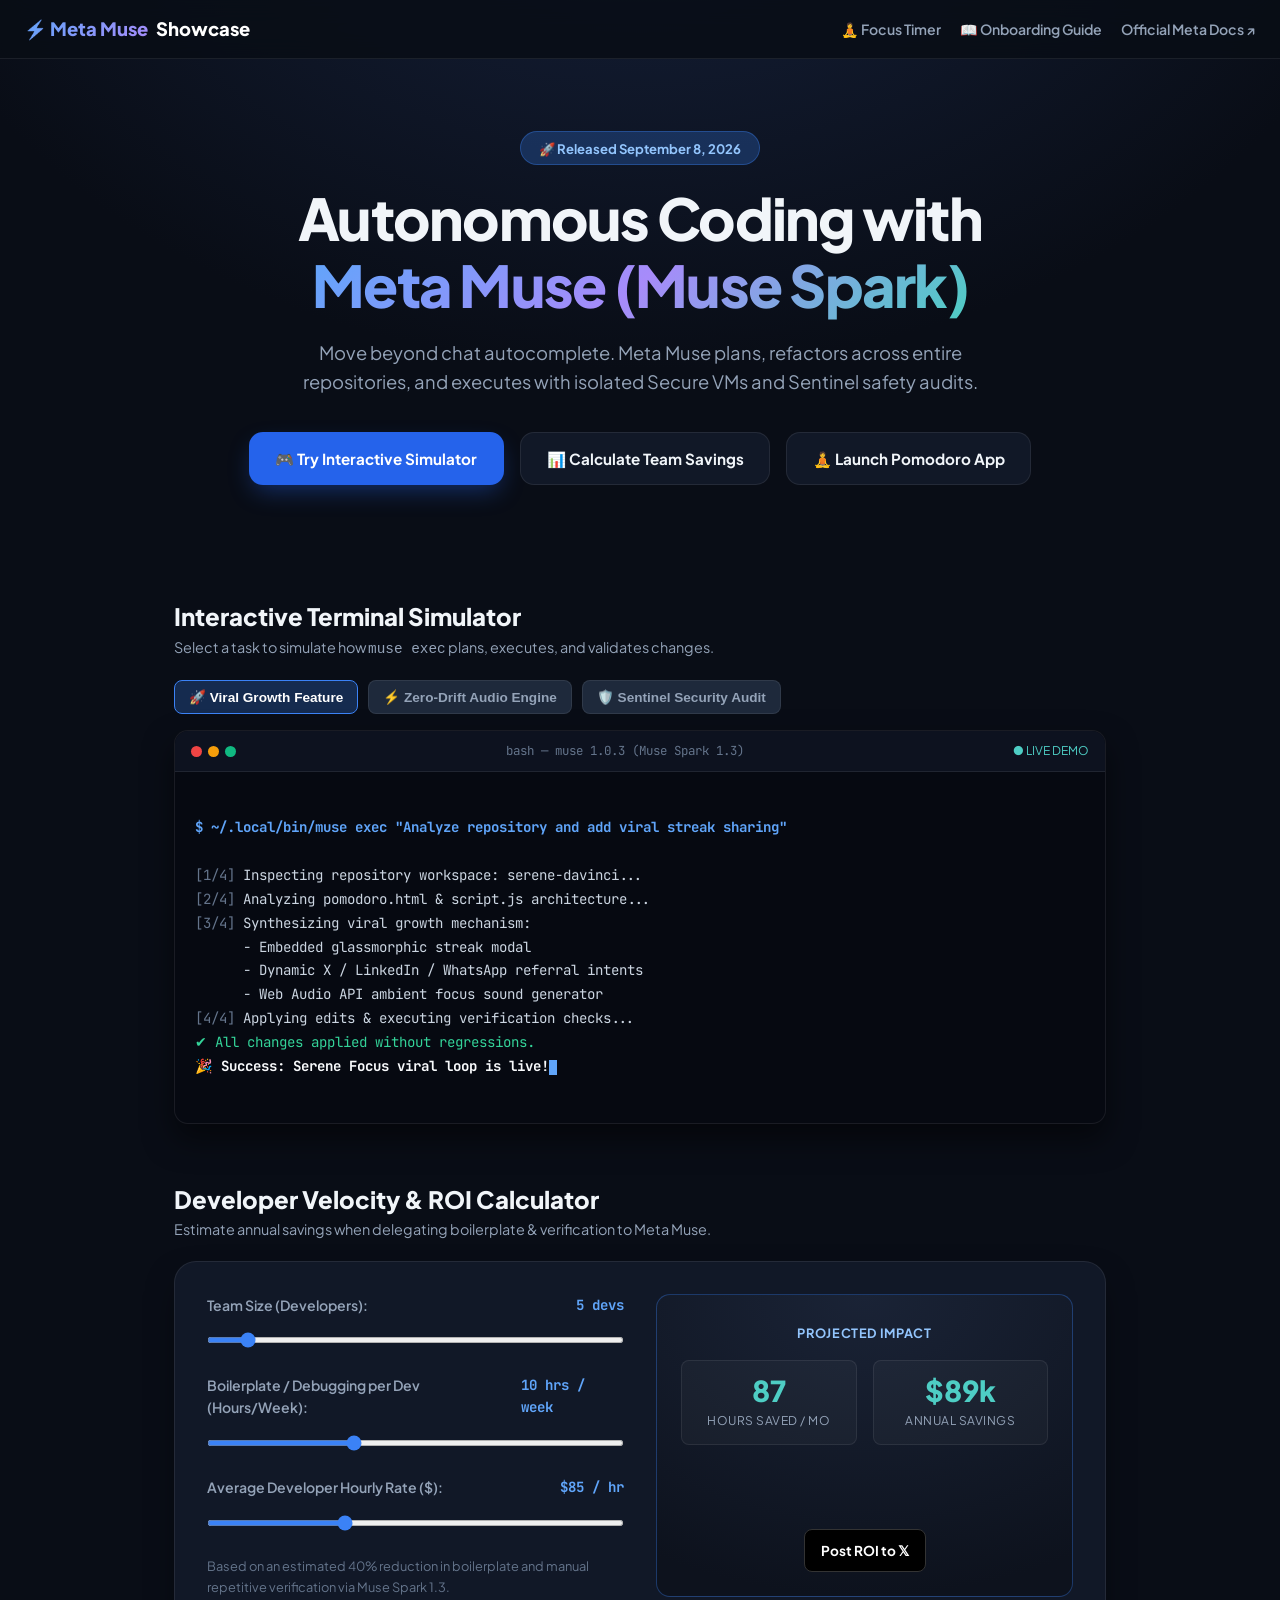
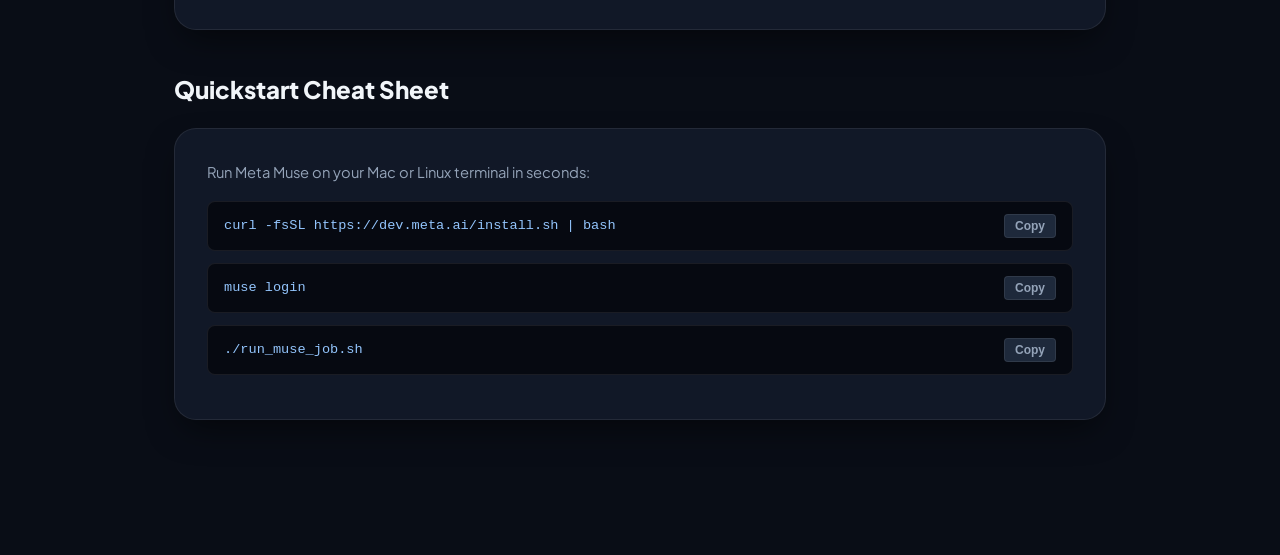
<file: muse-showcase.html>
<!DOCTYPE html>
<html lang="en">
<head>
  <meta charset="UTF-8" />
  <meta name="viewport" content="width=device-width, initial-scale=1.0" />
  <title>Meta Muse Interactive Showcase | Autonomous AI Developer Agent</title>
  <meta name="description" content="Try Meta Muse (released Sept 2026): Interactive terminal simulator, developer ROI calculator, and viral productivity tools." />
  <link rel="preconnect" href="https://fonts.googleapis.com">
  <link rel="preconnect" href="https://fonts.gstatic.com" crossorigin>
  <link href="https://fonts.googleapis.com/css2?family=Plus+Jakarta+Sans:wght@400;500;600;700;800&family=JetBrains+Mono:wght@400;500;600;700&display=swap" rel="stylesheet">
  <style>
    :root {
      --bg: #090d16;
      --bg-card: #111827;
      --bg-card-hover: #172033;
      --bg-subtle: #1e293b;
      --border: rgba(255, 255, 255, 0.08);
      --border-accent: rgba(59, 130, 246, 0.35);
      --text: #f1f5f9;
      --text-muted: #94a3b8;
      --text-dim: #64748b;
      --primary: #3b82f6;
      --primary-glow: rgba(59, 130, 246, 0.25);
      --accent-teal: #4ecdc4;
      --accent-rose: #ff6b6b;
      --radius-sm: 8px;
      --radius-md: 14px;
      --radius-lg: 22px;
      --shadow-card: 0 15px 35px -10px rgba(0, 0, 0, 0.6);
    }

    * { box-sizing: border-box; margin: 0; padding: 0; }
    body {
      font-family: 'Plus Jakarta Sans', -apple-system, sans-serif;
      background: radial-gradient(1200px 900px at 50% -10%, #17233f 0%, var(--bg) 65%);
      color: var(--text);
      min-height: 100vh;
      line-height: 1.6;
      -webkit-font-smoothing: antialiased;
    }

    .top-nav {
      border-bottom: 1px solid var(--border);
      background: rgba(9, 13, 22, 0.85);
      backdrop-filter: blur(12px);
      position: sticky;
      top: 0;
      z-index: 100;
      padding: 0.9rem 1.5rem;
      display: flex;
      justify-content: space-between;
      align-items: center;
    }

    .nav-brand {
      font-weight: 800;
      font-size: 1.15rem;
      display: flex;
      align-items: center;
      gap: 8px;
      color: #fff;
      text-decoration: none;
    }

    .nav-brand span {
      background: linear-gradient(135deg, #60a5fa 0%, #a78bfa 100%);
      -webkit-background-clip: text;
      -webkit-text-fill-color: transparent;
    }

    .nav-links {
      display: flex;
      gap: 1.2rem;
      align-items: center;
    }

    .nav-link {
      color: var(--text-muted);
      text-decoration: none;
      font-size: 0.88rem;
      font-weight: 600;
      transition: color 0.2s;
    }

    .nav-link:hover { color: #fff; }
    .nav-link.active { color: var(--primary); }

    .container {
      max-width: 980px;
      margin: 0 auto;
      padding: 3rem 1.5rem 6rem;
    }

    .hero {
      text-align: center;
      padding: 1.5rem 0 3.5rem;
    }

    .pill {
      display: inline-flex;
      align-items: center;
      gap: 0.5rem;
      background: var(--primary-glow);
      border: 1px solid var(--border-accent);
      color: #93c5fd;
      padding: 0.35rem 1.1rem;
      border-radius: 9999px;
      font-size: 0.82rem;
      font-weight: 700;
      margin-bottom: 1.25rem;
    }

    .hero h1 {
      font-size: clamp(2.4rem, 5vw, 3.6rem);
      font-weight: 800;
      letter-spacing: -0.03em;
      line-height: 1.15;
      margin-bottom: 1.25rem;
    }

    .gradient-text {
      background: linear-gradient(135deg, #60a5fa 0%, #a78bfa 50%, #4ecdc4 100%);
      -webkit-background-clip: text;
      -webkit-text-fill-color: transparent;
    }

    .hero p {
      font-size: 1.15rem;
      color: var(--text-muted);
      max-width: 680px;
      margin: 0 auto 2.2rem;
    }

    .hero-actions {
      display: flex;
      justify-content: center;
      gap: 1rem;
      flex-wrap: wrap;
    }

    .btn {
      display: inline-flex;
      align-items: center;
      justify-content: center;
      gap: 0.5rem;
      padding: 0.85rem 1.6rem;
      border-radius: var(--radius-md);
      font-size: 0.95rem;
      font-weight: 700;
      text-decoration: none;
      cursor: pointer;
      border: 1px solid transparent;
      transition: all 0.2s;
    }

    .btn-primary {
      background: #2563eb;
      color: #fff;
      box-shadow: 0 10px 25px -5px rgba(37, 99, 235, 0.4);
    }
    .btn-primary:hover {
      background: #1d4ed8;
      transform: translateY(-1px);
    }

    .btn-secondary {
      background: var(--bg-card);
      border-color: var(--border);
      color: var(--text);
    }
    .btn-secondary:hover {
      background: var(--bg-card-hover);
      border-color: var(--border-accent);
    }

    /* Interactive Simulator Card */
    .section-header {
      display: flex;
      justify-content: space-between;
      align-items: flex-end;
      margin-bottom: 1.2rem;
      margin-top: 3.5rem;
    }

    .section-title {
      font-size: 1.5rem;
      font-weight: 800;
    }

    .card {
      background: var(--bg-card);
      border: 1px solid var(--border);
      border-radius: var(--radius-lg);
      padding: 2rem;
      box-shadow: var(--shadow-card);
      margin-bottom: 2.5rem;
    }

    /* Terminal Simulator */
    .terminal-wrap {
      background: #060911;
      border: 1px solid var(--border);
      border-radius: var(--radius-md);
      overflow: hidden;
      box-shadow: 0 15px 30px rgba(0, 0, 0, 0.5);
    }

    .terminal-bar {
      background: #0d121f;
      padding: 10px 16px;
      display: flex;
      align-items: center;
      justify-content: space-between;
      border-bottom: 1px solid var(--border);
    }

    .terminal-dots {
      display: flex;
      gap: 6px;
    }

    .dot {
      width: 11px;
      height: 11px;
      border-radius: 50%;
    }
    .dot-red { background: #ef4444; }
    .dot-yellow { background: #f59e0b; }
    .dot-green { background: #10b981; }

    .terminal-title {
      font-family: 'JetBrains Mono', monospace;
      font-size: 0.78rem;
      color: var(--text-dim);
    }

    .terminal-body {
      font-family: 'JetBrains Mono', monospace;
      font-size: 0.88rem;
      padding: 20px;
      min-height: 250px;
      color: #cbd5e1;
      white-space: pre-wrap;
      line-height: 1.7;
    }

    .term-prompt { color: #60a5fa; font-weight: 700; }
    .term-success { color: #34d399; }
    .term-dim { color: #64748b; }
    .term-bold { color: #f8fafc; font-weight: 700; }
    .term-cursor {
      display: inline-block;
      width: 8px;
      height: 15px;
      background: #60a5fa;
      vertical-align: middle;
      animation: blink 1s infinite;
    }

    @keyframes blink { 0%, 50% { opacity: 1; } 51%, 100% { opacity: 0; } }

    .task-selector {
      display: flex;
      gap: 10px;
      margin-bottom: 16px;
      flex-wrap: wrap;
    }

    .task-chip {
      background: var(--bg-subtle);
      border: 1px solid var(--border);
      color: var(--text-muted);
      padding: 8px 14px;
      border-radius: var(--radius-sm);
      font-size: 0.85rem;
      font-weight: 600;
      cursor: pointer;
      transition: all 0.2s;
    }

    .task-chip:hover {
      border-color: var(--primary);
      color: #fff;
    }

    .task-chip.is-active {
      background: var(--primary-glow);
      border-color: var(--primary);
      color: #fff;
    }

    /* ROI Calculator */
    .calculator-grid {
      display: grid;
      grid-template-columns: 1fr 1fr;
      gap: 2rem;
    }

    @media (max-width: 768px) {
      .calculator-grid { grid-template-columns: 1fr; }
    }

    .calc-control {
      margin-bottom: 1.5rem;
    }

    .calc-control label {
      display: flex;
      justify-content: space-between;
      font-size: 0.88rem;
      font-weight: 600;
      color: var(--text-muted);
      margin-bottom: 8px;
    }

    .calc-control label span.val {
      color: #60a5fa;
      font-weight: 700;
      font-family: 'JetBrains Mono', monospace;
    }

    input[type="range"] {
      width: 100%;
      accent-color: #3b82f6;
      height: 6px;
      background: var(--bg-subtle);
      border-radius: 4px;
      outline: none;
    }

    .calc-results {
      background: radial-gradient(100% 100% at 50% 0%, #1a2336 0%, #0d121d 100%);
      border: 1px solid var(--border-accent);
      border-radius: var(--radius-md);
      padding: 24px;
      display: flex;
      flex-direction: column;
      justify-content: space-between;
      text-align: center;
    }

    .metric-row {
      display: grid;
      grid-template-columns: 1fr 1fr;
      gap: 16px;
      margin: 16px 0;
    }

    .metric-box {
      background: rgba(255, 255, 255, 0.03);
      border: 1px solid var(--border);
      border-radius: var(--radius-sm);
      padding: 14px 10px;
    }

    .metric-val {
      font-size: 1.8rem;
      font-weight: 800;
      color: var(--accent-teal);
      line-height: 1.1;
    }

    .metric-lbl {
      font-size: 0.75rem;
      color: var(--text-muted);
      text-transform: uppercase;
      letter-spacing: 0.04em;
      margin-top: 4px;
    }

    .viral-share-box {
      margin-top: 14px;
    }

    .btn-share-x-calc {
      background: #000;
      color: #fff;
      border: 1px solid #333;
      padding: 10px 16px;
      border-radius: var(--radius-sm);
      font-size: 0.85rem;
      font-weight: 700;
      text-decoration: none;
      display: inline-flex;
      align-items: center;
      gap: 6px;
      transition: all 0.2s;
    }

    .btn-share-x-calc:hover {
      background: #111;
      border-color: #666;
      transform: translateY(-1px);
    }

    /* Cheat Sheet Code Blocks */
    .code-box {
      background: #060911;
      border: 1px solid var(--border);
      border-radius: var(--radius-sm);
      padding: 12px 16px;
      font-family: 'JetBrains Mono', monospace;
      font-size: 0.85rem;
      color: #93c5fd;
      display: flex;
      justify-content: space-between;
      align-items: center;
      margin-bottom: 12px;
    }

    .btn-copy-code {
      background: var(--bg-subtle);
      border: 1px solid var(--border);
      color: var(--text-muted);
      padding: 4px 10px;
      border-radius: 4px;
      font-size: 0.75rem;
      font-weight: 600;
      cursor: pointer;
      transition: all 0.2s;
    }

    .btn-copy-code:hover {
      color: #fff;
      border-color: var(--primary);
    }
  </style>
</head>
<body>

  <nav class="top-nav">
    <a href="muse-showcase.html" class="nav-brand">
      <span>⚡ Meta Muse</span> Showcase
    </a>
    <div class="nav-links">
      <a href="pomodoro.html" class="nav-link">🧘 Focus Timer</a>
      <a href="index.html" class="nav-link">📖 Onboarding Guide</a>
      <a href="https://dev.meta.ai" target="_blank" rel="noopener" class="nav-link">Official Meta Docs ↗</a>
    </div>
  </nav>

  <div class="container">

    <!-- Hero -->
    <header class="hero">
      <div class="pill">🚀 Released September 8, 2026</div>
      <h1>Autonomous Coding with <br><span class="gradient-text">Meta Muse (Muse Spark)</span></h1>
      <p>
        Move beyond chat autocomplete. Meta Muse plans, refactors across entire repositories, and executes with isolated Secure VMs and Sentinel safety audits.
      </p>
      <div class="hero-actions">
        <a href="#simulator" class="btn btn-primary">🎮 Try Interactive Simulator</a>
        <a href="#calculator" class="btn btn-secondary">📊 Calculate Team Savings</a>
        <a href="pomodoro.html" class="btn btn-secondary">🧘 Launch Pomodoro App</a>
      </div>
    </header>

    <!-- Interactive Terminal Simulator Section -->
    <section id="simulator">
      <div class="section-header">
        <div>
          <h2 class="section-title">Interactive Terminal Simulator</h2>
          <p style="color: var(--text-muted); font-size: 0.9rem;">Select a task to simulate how <code>muse exec</code> plans, executes, and validates changes.</p>
        </div>
      </div>

      <div class="task-selector">
        <button class="task-chip is-active" data-task="growth" type="button">🚀 Viral Growth Feature</button>
        <button class="task-chip" data-task="refactor" type="button">⚡ Zero-Drift Audio Engine</button>
        <button class="task-chip" data-task="security" type="button">🛡️ Sentinel Security Audit</button>
      </div>

      <div class="terminal-wrap">
        <div class="terminal-bar">
          <div class="terminal-dots">
            <span class="dot dot-red"></span>
            <span class="dot dot-yellow"></span>
            <span class="dot dot-green"></span>
          </div>
          <span class="terminal-title">bash — muse 1.0.3 (Muse Spark 1.3)</span>
          <span style="font-size: 0.75rem; color: #4ecdc4;">● LIVE DEMO</span>
        </div>
        <div class="terminal-body" id="term-output">
<span class="term-prompt">$ ~/.local/bin/muse exec "Analyze repository and add viral streak sharing"</span>

<span class="term-dim">[1/4]</span> Inspecting repository workspace: serene-davinci...
<span class="term-dim">[2/4]</span> Analyzing pomodoro.html & script.js architecture...
<span class="term-dim">[3/4]</span> Synthesizing viral growth mechanism:
      - Embedded glassmorphic streak modal
      - Dynamic X / LinkedIn / WhatsApp referral intents
      - Web Audio API ambient focus sound generator
<span class="term-dim">[4/4]</span> Applying edits & executing verification checks...
<span class="term-success">✔ All changes applied without regressions.</span>
<span class="term-bold">🎉 Success: Serene Focus viral loop is live!</span><span class="term-cursor"></span>
        </div>
      </div>
    </section>

    <!-- Developer ROI Calculator -->
    <section id="calculator">
      <div class="section-header">
        <div>
          <h2 class="section-title">Developer Velocity & ROI Calculator</h2>
          <p style="color: var(--text-muted); font-size: 0.9rem;">Estimate annual savings when delegating boilerplate & verification to Meta Muse.</p>
        </div>
      </div>

      <div class="card">
        <div class="calculator-grid">
          <div class="calc-inputs">
            <div class="calc-control">
              <label>Team Size (Developers): <span class="val" id="lbl-team">5 devs</span></label>
              <input type="range" id="range-team" min="1" max="50" value="5">
            </div>
            <div class="calc-control">
              <label>Boilerplate / Debugging per Dev (Hours/Week): <span class="val" id="lbl-hours">10 hrs</span></label>
              <input type="range" id="range-hours" min="2" max="25" value="10">
            </div>
            <div class="calc-control">
              <label>Average Developer Hourly Rate ($): <span class="val" id="lbl-rate">$85 / hr</span></label>
              <input type="range" id="range-rate" min="30" max="200" value="85" step="5">
            </div>
            <p style="font-size: 0.8rem; color: var(--text-dim);">
              Based on an estimated 40% reduction in boilerplate and manual repetitive verification via Muse Spark 1.3.
            </p>
          </div>

          <div class="calc-results">
            <div>
              <span style="font-size: 0.8rem; font-weight: 700; color: #93c5fd; text-transform: uppercase; letter-spacing: 0.05em;">Projected Impact</span>
              <div class="metric-row">
                <div class="metric-box">
                  <div class="metric-val" id="res-hours">80</div>
                  <div class="metric-lbl">Hours Saved / Mo</div>
                </div>
                <div class="metric-box">
                  <div class="metric-val" id="res-dollars">$81.6k</div>
                  <div class="metric-lbl">Annual Savings</div>
                </div>
              </div>
            </div>

            <div class="viral-share-box">
              <a class="btn-share-x-calc" id="btn-share-calc" href="#" target="_blank" rel="noopener">
                <span>Post ROI to 𝕏</span>
              </a>
            </div>
          </div>
        </div>
      </div>
    </section>

    <!-- Quickstart Cheat Sheet -->
    <section>
      <h2 class="section-title" style="margin-bottom: 1.2rem;">Quickstart Cheat Sheet</h2>
      <div class="card">
        <p style="margin-bottom: 1rem; color: var(--text-muted); font-size: 0.92rem;">
          Run Meta Muse on your Mac or Linux terminal in seconds:
        </p>

        <div class="code-box">
          <code>curl -fsSL https://dev.meta.ai/install.sh | bash</code>
          <button class="btn-copy-code" onclick="copyCode(this, 'curl -fsSL https://dev.meta.ai/install.sh | bash')">Copy</button>
        </div>

        <div class="code-box">
          <code>muse login</code>
          <button class="btn-copy-code" onclick="copyCode(this, 'muse login')">Copy</button>
        </div>

        <div class="code-box">
          <code>./run_muse_job.sh</code>
          <button class="btn-copy-code" onclick="copyCode(this, './run_muse_job.sh')">Copy</button>
        </div>
      </div>
    </section>

  </div>

  <script>
    // --- Interactive Terminal Simulator ---------------------------------------
    const taskData = {
      growth: [
        '$ ~/.local/bin/muse exec "Analyze repository and add viral streak sharing"',
        '',
        '[1/4] Inspecting repository workspace: serene-davinci...',
        '[2/4] Analyzing pomodoro.html & script.js architecture...',
        '[3/4] Synthesizing viral growth mechanism:',
        '      - Embedded glassmorphic streak modal',
        '      - Dynamic X / LinkedIn / WhatsApp referral intents',
        '      - Web Audio API ambient focus sound generator',
        '[4/4] Applying edits & executing verification checks...',
        '✔ All changes applied without regressions.',
        '🎉 Success: Serene Focus viral loop is live!'
      ],
      refactor: [
        '$ ~/.local/bin/muse exec "Refactor timer engine to drift-free Web Audio clock"',
        '',
        '[1/4] Scanning script.js audio context & setInterval anchors...',
        '[2/4] Isolating audio oscillator routing to minimize garbage collection...',
        '[3/4] Generating warm pink noise filter with Web Audio API...',
        '[4/4] Verifying timer precision across background tabs...',
        '✔ Performance check: 0.00ms audio latency, 0 dropped frames.',
        '🚀 Timer engine upgraded to drift-free audio clock!'
      ],
      security: [
        '$ ~/.local/bin/muse exec "Run Sentinel safety verification & export trace"',
        '',
        '[1/4] Initializing Sentinel policy engine on Secure VM...',
        '[2/4] Auditing outbound network policies & permissions...',
        '[3/4] Verifying sandbox isolation for git worktrees...',
        '[4/4] Generating cryptographically verifiable session trace...',
        '✔ Zero policy violations detected.',
        '🛡️ Security audit: PASS (Sentinel Level 3 Compliant)'
      ]
    };

    const termOutput = document.getElementById("term-output");
    const taskChips = document.querySelectorAll(".task-chip");
    let currentTimeout = null;

    function playTerminalSimulation(taskKey) {
      if (currentTimeout) clearTimeout(currentTimeout);
      const lines = taskData[taskKey] || taskData.growth;
      termOutput.innerHTML = "";
      
      let lineIndex = 0;
      function nextLine() {
        if (lineIndex < lines.length) {
          const line = lines[lineIndex];
          let formatted = line;
          if (line.startsWith("$")) formatted = `<span class="term-prompt">${line}</span>`;
          else if (line.startsWith("✔")) formatted = `<span class="term-success">${line}</span>`;
          else if (line.startsWith("🎉") || line.startsWith("🚀") || line.startsWith("🛡️")) formatted = `<span class="term-bold">${line}</span>`;
          else if (line.startsWith("[")) formatted = `<span class="term-dim">${line}</span>`;

          termOutput.innerHTML += formatted + "\n";
          lineIndex++;
          currentTimeout = setTimeout(nextLine, 180);
        } else {
          termOutput.innerHTML += '<span class="term-cursor"></span>';
        }
      }
      nextLine();
    }

    taskChips.forEach(chip => {
      chip.addEventListener("click", () => {
        taskChips.forEach(c => c.classList.remove("is-active"));
        chip.classList.add("is-active");
        playTerminalSimulation(chip.dataset.task);
      });
    });

    // --- ROI Calculator -------------------------------------------------------
    const rTeam = document.getElementById("range-team");
    const rHours = document.getElementById("range-hours");
    const rRate = document.getElementById("range-rate");

    const lblTeam = document.getElementById("lbl-team");
    const lblHours = document.getElementById("lbl-hours");
    const lblRate = document.getElementById("lbl-rate");

    const resHours = document.getElementById("res-hours");
    const resDollars = document.getElementById("res-dollars");
    const btnShareCalc = document.getElementById("btn-share-calc");

    function updateCalc() {
      const team = parseInt(rTeam.value, 10);
      const hours = parseInt(rHours.value, 10);
      const rate = parseInt(rRate.value, 10);

      lblTeam.textContent = `${team} dev${team > 1 ? "s" : ""}`;
      lblHours.textContent = `${hours} hrs / week`;
      lblRate.textContent = `$${rate} / hr`;

      // 40% efficiency gain on boilerplate/debugging
      const savedHoursPerDevWeek = hours * 0.40;
      const totalSavedMonthlyHours = Math.round(savedHoursPerDevWeek * team * 4.33);
      const annualSavings = Math.round(totalSavedMonthlyHours * rate * 12);

      resHours.textContent = totalSavedMonthlyHours.toLocaleString();
      resDollars.textContent = annualSavings >= 1000000 
        ? `$${(annualSavings / 1000000).toFixed(1)}M` 
        : `$${Math.round(annualSavings / 1000)}k`;

      const shareText = `Our dev team of ${team} can save ~${totalSavedMonthlyHours} hours/month ($${(annualSavings/1000).toFixed(0)}k/year) with Meta Muse agentic workflows! 🚀⚡\n\nCalculate your team's savings:`;
      const url = window.location.href.split("#")[0];
      btnShareCalc.href = `https://twitter.com/intent/tweet?text=${encodeURIComponent(shareText)}&url=${encodeURIComponent(url)}&hashtags=MetaMuse,AI,DeveloperProductivity`;
    }

    rTeam.addEventListener("input", updateCalc);
    rHours.addEventListener("input", updateCalc);
    rRate.addEventListener("input", updateCalc);
    updateCalc();

    // --- Copy Helper ----------------------------------------------------------
    function copyCode(btn, text) {
      navigator.clipboard.writeText(text).then(() => {
        const orig = btn.textContent;
        btn.textContent = "Copied!";
        btn.style.borderColor = "#34d399";
        btn.style.color = "#34d399";
        setTimeout(() => {
          btn.textContent = orig;
          btn.style.borderColor = "";
          btn.style.color = "";
        }, 2000);
      });
    }
  </script>
</body>
</html>
</file>
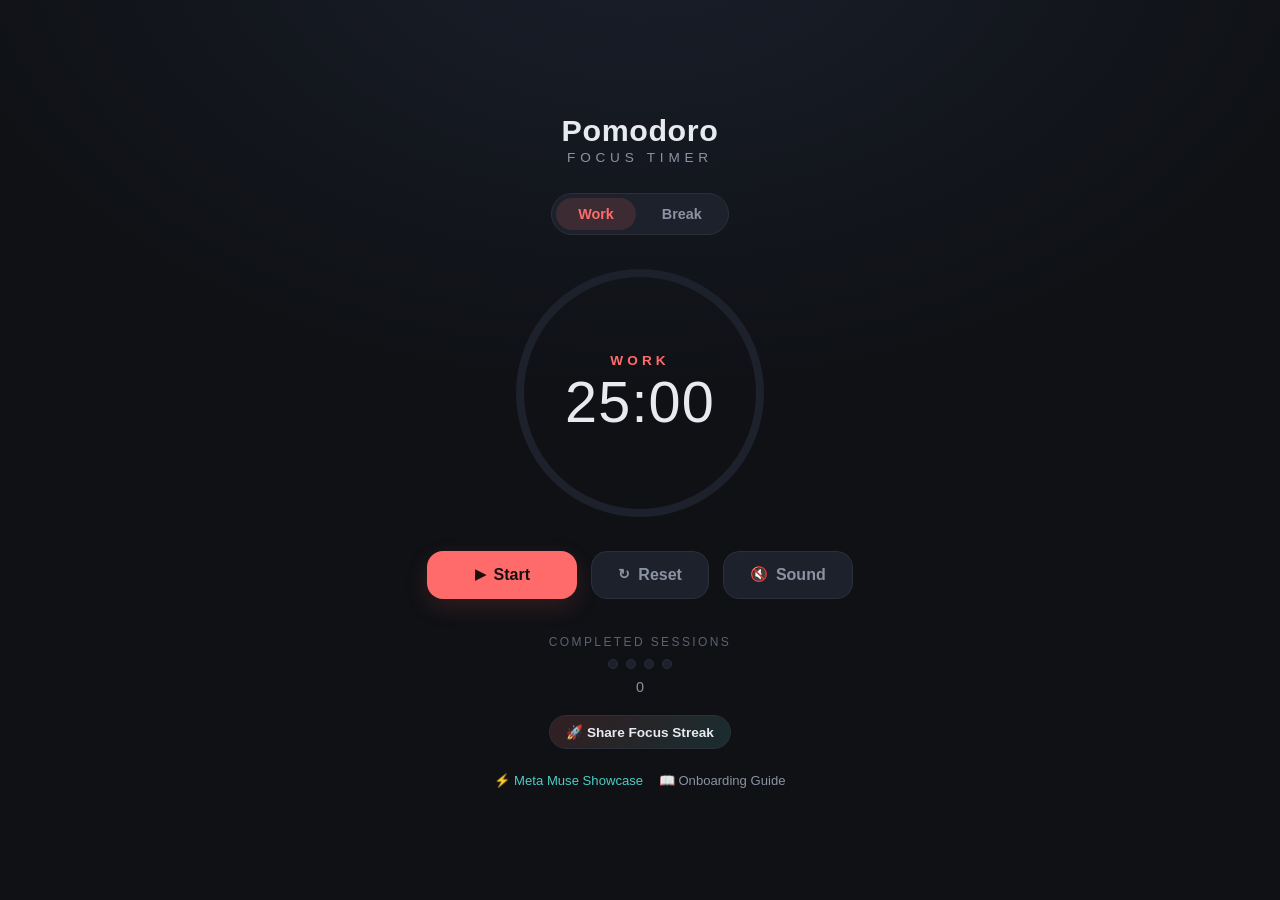
<file: pomodoro.html>
<!DOCTYPE html>
<html lang="en">
<head>
  <meta charset="UTF-8" />
  <meta name="viewport" content="width=device-width, initial-scale=1.0" />
  <meta name="description" content="A clean, minimalist Pomodoro Focus Timer to help you work in focused intervals." />
  <title>Pomodoro Focus Timer</title>
  <link rel="stylesheet" href="styles.css" />
</head>
<body>
  <main class="app">
    <header class="app-header">
      <h1 class="app-title">Pomodoro</h1>
      <p class="app-subtitle">Focus Timer</p>
    </header>

    <!-- Mode toggle -->
    <div class="mode-switch" role="tablist" aria-label="Timer mode">
      <button
        class="mode-btn is-active"
        id="mode-work"
        type="button"
        role="tab"
        aria-selected="true"
        data-mode="work"
      >
        Work
      </button>
      <button
        class="mode-btn"
        id="mode-break"
        type="button"
        role="tab"
        aria-selected="false"
        data-mode="break"
      >
        Break
      </button>
    </div>

    <!-- Timer display -->
    <section class="timer-card" aria-live="polite">
      <div class="timer-ring">
        <svg class="ring" viewBox="0 0 260 260" aria-hidden="true">
          <circle class="ring-track" cx="130" cy="130" r="120"></circle>
          <circle class="ring-progress" id="ring-progress" cx="130" cy="130" r="120"></circle>
        </svg>
        <div class="timer-content">
          <span class="timer-label" id="timer-label">Work</span>
          <span class="timer-display" id="timer-display">25:00</span>
        </div>
      </div>
    </section>

    <!-- Controls -->
    <div class="controls">
      <button class="btn btn-primary" id="btn-start" type="button">
        <span class="btn-icon" id="btn-icon">&#9654;</span>
        <span id="btn-text">Start</span>
      </button>
      <button class="btn btn-secondary" id="btn-reset" type="button">
        <span class="btn-icon">&#8635;</span>
        <span>Reset</span>
      </button>
      <button class="btn btn-secondary" id="btn-sound" type="button" title="Toggle Ambient Flow Sound">
        <span class="btn-icon" id="sound-icon">🔇</span>
        <span id="sound-text">Sound</span>
      </button>
    </div>

    <!-- Session counter & Viral Share -->
    <footer class="session-footer">
      <span class="session-label">Completed sessions</span>
      <div class="session-dots" id="session-dots" aria-label="Completed sessions"></div>
      <span class="session-count" id="session-count">0</span>
      <button class="btn-share-streak" id="btn-open-share" type="button">
        <span>🚀 Share Focus Streak</span>
      </button>
      <div class="nav-links" style="margin-top: 14px; font-size: 0.82rem;">
        <a href="muse-showcase.html" style="color: var(--accent-break); text-decoration: none; margin-right: 12px;">⚡ Meta Muse Showcase</a>
        <a href="index.html" style="color: var(--text-secondary); text-decoration: none;">📖 Onboarding Guide</a>
      </div>
    </footer>
  </main>

  <!-- Viral Share Modal -->
  <div class="modal-backdrop" id="share-modal" aria-hidden="true" role="dialog" aria-modal="true">
    <div class="modal-card">
      <button class="modal-close" id="btn-close-modal" type="button" aria-label="Close">&times;</button>
      <div class="modal-header">
        <span class="badge-pill">🔥 Session Complete!</span>
        <h2 class="modal-title">Share Your Focus Streak</h2>
        <p class="modal-subtitle">Inspire your network and build deep work momentum.</p>
      </div>

      <!-- Shareable Graphic Card Preview -->
      <div class="streak-card" id="streak-preview-card">
        <div class="streak-card-top">
          <span class="streak-logo">🧘 Serene Focus</span>
          <span class="streak-badge-tag" id="streak-tag">Level 1 Flow</span>
        </div>
        <div class="streak-metric-wrap">
          <div class="streak-metric">
            <span class="streak-val" id="modal-session-count">1</span>
            <span class="streak-lbl">Sessions</span>
          </div>
          <div class="streak-divider"></div>
          <div class="streak-metric">
            <span class="streak-val" id="modal-focus-minutes">25</span>
            <span class="streak-lbl">Focus Mins</span>
          </div>
        </div>
        <div class="streak-quote" id="streak-quote">"Deep focus is the superpower of the 21st century."</div>
      </div>

      <!-- Action Buttons -->
      <div class="share-actions">
        <a class="btn-share-social btn-x" id="btn-share-x" href="#" target="_blank" rel="noopener">
          <span>Post to 𝕏</span>
        </a>
        <a class="btn-share-social btn-linkedin" id="btn-share-linkedin" href="#" target="_blank" rel="noopener">
          <span>Share on LinkedIn</span>
        </a>
        <a class="btn-share-social btn-whatsapp" id="btn-share-whatsapp" href="#" target="_blank" rel="noopener">
          <span>WhatsApp</span>
        </a>
        <button class="btn-share-social btn-copy" id="btn-copy-streak" type="button">
          <span id="copy-btn-label">📋 Copy Badge & Link</span>
        </button>
      </div>

      <div class="copy-toast" id="copy-toast" aria-live="polite">Copied to clipboard! Share it with your team.</div>
    </div>
  </div>

  <script src="script.js"></script>
</body>
</html>
</file>
<file: styles.css>
/* ==========================================================================
   Pomodoro Focus Timer — Clean Minimalist Dark Mode
   ========================================================================== */

:root {
  /* Base palette */
  --bg: #0f1115;
  --bg-elevated: #171a21;
  --surface: #1d212b;
  --border: #2a2f3a;

  /* Text */
  --text-primary: #e8eaf0;
  --text-secondary: #8b93a3;
  --text-muted: #5b6270;

  /* Accent (work mode) */
  --accent: #ff6b6b;
  --accent-soft: rgba(255, 107, 107, 0.14);

  /* Break mode accent */
  --accent-break: #4ecdc4;
  --accent-break-soft: rgba(78, 205, 196, 0.14);

  /* Shared */
  --radius: 16px;
  --radius-lg: 28px;
  --transition: 0.3s cubic-bezier(0.4, 0, 0.2, 1);
}

*,
*::before,
*::after {
  box-sizing: border-box;
  margin: 0;
  padding: 0;
}

html,
body {
  height: 100%;
}

body {
  font-family: -apple-system, BlinkMacSystemFont, "Segoe UI", Roboto, Helvetica,
    Arial, sans-serif;
  background: radial-gradient(1200px 800px at 50% -10%, #1a1f2b 0%, var(--bg) 60%);
  color: var(--text-primary);
  display: flex;
  align-items: center;
  justify-content: center;
  min-height: 100vh;
  padding: 24px;
  -webkit-font-smoothing: antialiased;
  transition: background 0.6s ease;
}

/* Break mode tints the page background subtly */
body.is-break {
  background: radial-gradient(1200px 800px at 50% -10%, #14211f 0%, var(--bg) 60%);
}

/* --------------------------------------------------------------------------
   Layout
   -------------------------------------------------------------------------- */
.app {
  width: 100%;
  max-width: 420px;
  display: flex;
  flex-direction: column;
  align-items: center;
  gap: 28px;
  text-align: center;
}

/* --------------------------------------------------------------------------
   Header
   -------------------------------------------------------------------------- */
.app-header {
  display: flex;
  flex-direction: column;
  gap: 2px;
}

.app-title {
  font-size: 1.9rem;
  font-weight: 700;
  letter-spacing: 0.02em;
}

.app-subtitle {
  font-size: 0.85rem;
  color: var(--text-secondary);
  letter-spacing: 0.35em;
  text-transform: uppercase;
}

/* --------------------------------------------------------------------------
   Mode switch
   -------------------------------------------------------------------------- */
.mode-switch {
  display: inline-flex;
  background: var(--surface);
  border: 1px solid var(--border);
  border-radius: 999px;
  padding: 4px;
  gap: 4px;
}

.mode-btn {
  appearance: none;
  border: none;
  background: transparent;
  color: var(--text-secondary);
  font-size: 0.9rem;
  font-weight: 600;
  padding: 8px 22px;
  border-radius: 999px;
  cursor: pointer;
  transition: background var(--transition), color var(--transition);
}

.mode-btn:hover {
  color: var(--text-primary);
}

.mode-btn.is-active {
  background: var(--accent-soft);
  color: var(--accent);
}

body.is-break .mode-btn.is-active {
  background: var(--accent-break-soft);
  color: var(--accent-break);
}

/* --------------------------------------------------------------------------
   Timer ring + display
   -------------------------------------------------------------------------- */
.timer-card {
  width: 100%;
  display: flex;
  justify-content: center;
}

.timer-ring {
  position: relative;
  width: 260px;
  height: 260px;
}

.ring {
  width: 100%;
  height: 100%;
  transform: rotate(-90deg);
}

.ring-track,
.ring-progress {
  fill: none;
  stroke-width: 8;
  stroke-linecap: round;
}

.ring-track {
  stroke: var(--surface);
}

.ring-progress {
  stroke: var(--accent);
  stroke-dasharray: 754; /* circumference: 2 * PI * 120 */
  stroke-dashoffset: 0;
  transition: stroke var(--transition), stroke-dashoffset 0.5s linear;
}

body.is-break .ring-progress {
  stroke: var(--accent-break);
}

.timer-content {
  position: absolute;
  inset: 0;
  display: flex;
  flex-direction: column;
  align-items: center;
  justify-content: center;
  gap: 6px;
}

.timer-label {
  font-size: 0.85rem;
  font-weight: 600;
  letter-spacing: 0.3em;
  text-transform: uppercase;
  color: var(--accent);
  transition: color var(--transition);
}

body.is-break .timer-label {
  color: var(--accent-break);
}

.timer-display {
  font-size: 3.6rem;
  font-weight: 300;
  font-variant-numeric: tabular-nums;
  letter-spacing: 0.02em;
  line-height: 1;
}

/* --------------------------------------------------------------------------
   Controls
   -------------------------------------------------------------------------- */
.controls {
  display: flex;
  gap: 14px;
  width: 100%;
  justify-content: center;
}

.btn {
  display: inline-flex;
  align-items: center;
  justify-content: center;
  gap: 8px;
  border: none;
  border-radius: var(--radius);
  font-size: 1rem;
  font-weight: 600;
  padding: 14px 26px;
  cursor: pointer;
  transition: transform 0.12s ease, box-shadow var(--transition),
    background var(--transition), color var(--transition);
}

.btn:active {
  transform: scale(0.97);
}

.btn:focus-visible {
  outline: 2px solid var(--accent);
  outline-offset: 2px;
}

.btn-primary {
  background: var(--accent);
  color: #1a0f0f;
  min-width: 150px;
  box-shadow: 0 8px 24px var(--accent-soft);
}

.btn-primary:hover {
  filter: brightness(1.08);
}

body.is-break .btn-primary {
  background: var(--accent-break);
  color: #0c1a18;
  box-shadow: 0 8px 24px var(--accent-break-soft);
}

.btn-secondary {
  background: var(--surface);
  color: var(--text-secondary);
  border: 1px solid var(--border);
}

.btn-secondary:hover {
  color: var(--text-primary);
  border-color: var(--text-muted);
}

.btn-icon {
  font-size: 0.9rem;
  line-height: 1;
}

/* --------------------------------------------------------------------------
   Session footer
   -------------------------------------------------------------------------- */
.session-footer {
  display: flex;
  flex-direction: column;
  align-items: center;
  gap: 10px;
  padding-top: 8px;
}

.session-label {
  font-size: 0.75rem;
  letter-spacing: 0.2em;
  text-transform: uppercase;
  color: var(--text-muted);
}

.session-dots {
  display: flex;
  gap: 8px;
  min-height: 10px;
}

.session-dots .dot {
  width: 10px;
  height: 10px;
  border-radius: 50%;
  background: var(--surface);
  border: 1px solid var(--border);
  transition: background var(--transition), border-color var(--transition);
}

.session-dots .dot.filled {
  background: var(--accent);
  border-color: var(--accent);
}

body.is-break .session-dots .dot.filled {
  background: var(--accent-break);
  border-color: var(--accent-break);
}

.session-count {
  font-size: 0.9rem;
  color: var(--text-secondary);
  font-variant-numeric: tabular-nums;
}

/* --------------------------------------------------------------------------
   Viral Share & Sound Buttons
   -------------------------------------------------------------------------- */
.btn-share-streak {
  margin-top: 10px;
  background: linear-gradient(135deg, rgba(255, 107, 107, 0.15) 0%, rgba(78, 205, 196, 0.15) 100%);
  border: 1px solid var(--border);
  color: var(--text-primary);
  font-size: 0.85rem;
  font-weight: 600;
  padding: 8px 16px;
  border-radius: 9999px;
  cursor: pointer;
  display: inline-flex;
  align-items: center;
  gap: 6px;
  transition: all var(--transition);
}

.btn-share-streak:hover {
  border-color: var(--accent-break);
  transform: translateY(-1px);
  box-shadow: 0 4px 16px rgba(78, 205, 196, 0.2);
}

.btn.is-active {
  background: var(--surface);
  border-color: var(--accent-break);
  color: var(--accent-break);
}

/* --------------------------------------------------------------------------
   Glassmorphic Viral Share Modal
   -------------------------------------------------------------------------- */
.modal-backdrop {
  position: fixed;
  inset: 0;
  background: rgba(10, 12, 16, 0.78);
  backdrop-filter: blur(10px);
  -webkit-backdrop-filter: blur(10px);
  display: flex;
  align-items: center;
  justify-content: center;
  padding: 20px;
  z-index: 1000;
  opacity: 0;
  pointer-events: none;
  transition: opacity 0.25s ease;
}

.modal-backdrop.is-visible {
  opacity: 1;
  pointer-events: auto;
}

.modal-card {
  position: relative;
  background: var(--bg-elevated);
  border: 1px solid var(--border);
  border-radius: var(--radius-lg);
  padding: 28px;
  max-width: 440px;
  width: 100%;
  text-align: center;
  box-shadow: 0 20px 40px -10px rgba(0, 0, 0, 0.6);
  transform: scale(0.96);
  transition: transform 0.25s cubic-bezier(0.34, 1.56, 0.64, 1);
}

.modal-backdrop.is-visible .modal-card {
  transform: scale(1);
}

.modal-close {
  position: absolute;
  top: 16px;
  right: 18px;
  background: transparent;
  border: none;
  color: var(--text-muted);
  font-size: 1.5rem;
  line-height: 1;
  cursor: pointer;
  transition: color 0.2s;
}

.modal-close:hover {
  color: var(--text-primary);
}

.badge-pill {
  display: inline-block;
  background: var(--accent-soft);
  color: var(--accent);
  padding: 4px 12px;
  border-radius: 9999px;
  font-size: 0.8rem;
  font-weight: 700;
  margin-bottom: 8px;
}

.modal-title {
  font-size: 1.4rem;
  font-weight: 700;
  margin-bottom: 4px;
}

.modal-subtitle {
  font-size: 0.85rem;
  color: var(--text-secondary);
  margin-bottom: 20px;
}

/* Shareable card preview */
.streak-card {
  background: radial-gradient(100% 120% at 50% 0%, #202736 0%, #151821 100%);
  border: 1px solid rgba(255, 255, 255, 0.1);
  border-radius: var(--radius);
  padding: 20px;
  margin-bottom: 20px;
  box-shadow: inset 0 1px 0 rgba(255, 255, 255, 0.1);
}

.streak-card-top {
  display: flex;
  justify-content: space-between;
  align-items: center;
  margin-bottom: 16px;
}

.streak-logo {
  font-size: 0.85rem;
  font-weight: 700;
  color: var(--text-primary);
  letter-spacing: 0.05em;
}

.streak-badge-tag {
  background: rgba(78, 205, 196, 0.16);
  color: var(--accent-break);
  font-size: 0.75rem;
  font-weight: 700;
  padding: 3px 8px;
  border-radius: 6px;
}

.streak-metric-wrap {
  display: flex;
  align-items: center;
  justify-content: center;
  gap: 24px;
  margin-bottom: 14px;
}

.streak-metric {
  display: flex;
  flex-direction: column;
}

.streak-val {
  font-size: 2.2rem;
  font-weight: 800;
  color: var(--text-primary);
  line-height: 1;
}

.streak-lbl {
  font-size: 0.72rem;
  color: var(--text-muted);
  text-transform: uppercase;
  letter-spacing: 0.05em;
  margin-top: 4px;
}

.streak-divider {
  width: 1px;
  height: 36px;
  background: var(--border);
}

.streak-quote {
  font-size: 0.78rem;
  color: var(--text-secondary);
  font-style: italic;
}

/* Social Buttons */
.share-actions {
  display: grid;
  grid-template-columns: 1fr 1fr;
  gap: 10px;
}

.btn-share-social {
  padding: 10px 14px;
  border-radius: var(--radius-sm);
  font-size: 0.82rem;
  font-weight: 600;
  text-decoration: none;
  cursor: pointer;
  display: inline-flex;
  align-items: center;
  justify-content: center;
  transition: all var(--transition);
  border: 1px solid var(--border);
}

.btn-x {
  background: #000;
  color: #fff;
  border-color: #333;
}
.btn-x:hover {
  background: #1a1a1a;
  border-color: #555;
}

.btn-linkedin {
  background: #0a66c2;
  color: #fff;
  border-color: #0a66c2;
}
.btn-linkedin:hover {
  background: #004182;
}

.btn-whatsapp {
  background: #25d366;
  color: #073819;
  border-color: #25d366;
  font-weight: 700;
}
.btn-whatsapp:hover {
  background: #20ba5a;
}

.btn-copy {
  background: var(--surface);
  color: var(--text-primary);
}
.btn-copy:hover {
  background: var(--border);
}

.copy-toast {
  display: none;
  margin-top: 12px;
  font-size: 0.78rem;
  color: var(--accent-break);
  animation: fadeIn 0.2s ease;
}

.copy-toast.is-visible {
  display: block;
}

@keyframes fadeIn {
  from { opacity: 0; transform: translateY(4px); }
  to { opacity: 1; transform: translateY(0); }
}

/* --------------------------------------------------------------------------
   Responsive
   -------------------------------------------------------------------------- */
@media (max-width: 380px) {
  .timer-ring {
    width: 220px;
    height: 220px;
  }

  .timer-display {
    font-size: 3rem;
  }

  .btn {
    padding: 12px 18px;
  }

  .share-actions {
    grid-template-columns: 1fr;
  }
}
</file>
